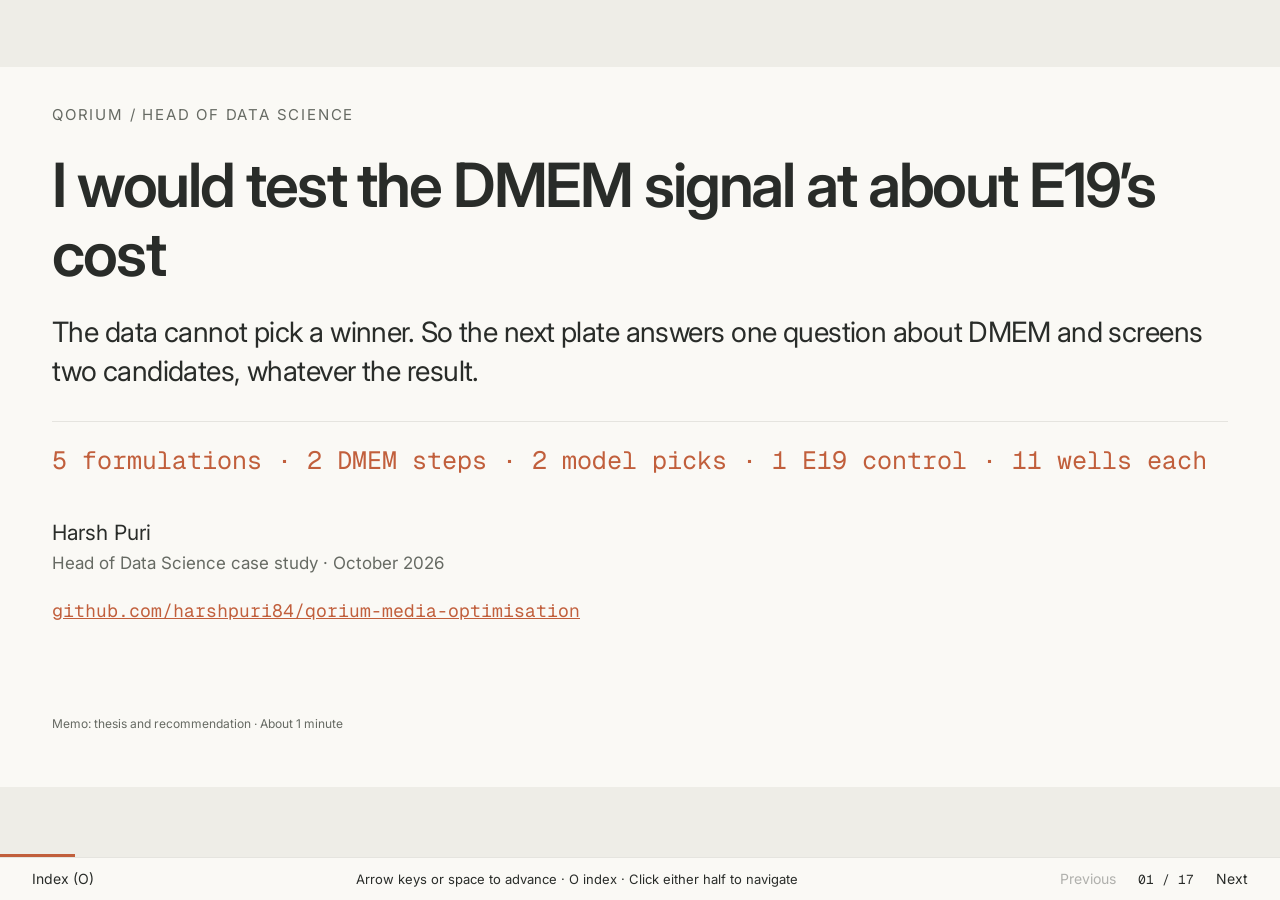
<file: presentation/index.html>
<!doctype html><html lang="en"><head><meta charset="utf-8"><meta name="viewport" content="width=device-width,initial-scale=1"><meta name="color-scheme" content="light"><title>Qorium · Next media batch</title><link rel="preconnect" href="https://fonts.googleapis.com"><link rel="preconnect" href="https://fonts.gstatic.com" crossorigin><link href="https://fonts.googleapis.com/css2?family=Geist+Mono:wght@400;500&family=Inter:wght@400;500;600&display=swap" rel="stylesheet"><style>
:root{--bg:#FAF9F5;--surface:#fff;--line:#E5E4DF;--fg:#292C29;--muted:#666A63;--accent:#C15F3C;--accent-soft:#f3e2d9;--sunk:#f1f0eb;--s1:#BA886C;--s2:#C15F3C;--s3:#869781;--s4:#8296A0;--anchor:#383F3C;--r0:#B8BAB3;--r1:#87998D;--r2:#82949F;--r3:#C15F3C;--scale:1}
*{box-sizing:border-box}body{margin:0;background:#eeede7;color:var(--fg);font-family:Inter,Arial,sans-serif;font-size:24px;line-height:1.4;overflow:hidden}button,input{font:inherit}button{color:inherit;cursor:pointer}button:focus-visible,input:focus-visible,[tabindex]:focus-visible{outline:3px solid var(--accent);outline-offset:4px}button:disabled{opacity:.35;cursor:default}.mono,td:not(:first-child),svg text{font-family:'Geist Mono',ui-monospace,monospace;font-variant-numeric:tabular-nums}.accent{color:var(--accent)}.muted{color:var(--muted)}
#stage{position:absolute;left:50%;top:50%;width:1280px;height:720px;transform:translate(-50%,-50%) scale(var(--scale));background:var(--bg)}.slide{display:none;width:100%;height:100%;padding:37px 52px 54px}.slide.active{display:flex;flex-direction:column}header{flex:none}.eyebrow{font-size:15px;text-transform:uppercase;letter-spacing:.12em;color:var(--muted);margin:0 0 13px}h1{font-size:41px;line-height:1.13;letter-spacing:-.035em;font-weight:600;margin:0 0 27px;max-width:1140px}h2{font-size:25px;line-height:1.22;font-weight:600;margin:0 0 12px}p{margin:0 0 21px}.content{flex:1;min-height:0;overflow:auto}footer{flex:none;font-size:12px;color:var(--muted);margin-top:auto;padding-top:10px}b{font-weight:600}.lead{font-size:32px;line-height:1.4;letter-spacing:-.02em}.intro{font-size:27px;margin-bottom:12px}.small{font-size:17px;line-height:1.4;color:var(--muted);margin-bottom:10px}.two{display:grid;grid-template-columns:1fr 1fr;gap:54px}.compact{gap:42px}.compact p{font-size:23px}.callout{border-left:4px solid var(--accent);padding:16px 22px;background:var(--surface);font-size:23px;margin-top:18px}.rules p{padding:10px 0;margin:0;border-bottom:1px solid var(--line)}.rules b{font-size:31px;margin-right:12px}.cover h1{font-size:61px;max-width:1120px;margin-top:26px;margin-bottom:24px}.cover .lead{font-size:28px}.thesis{border-top:1px solid var(--line);padding-top:22px;margin-top:30px;display:flex;gap:38px;align-items:center}.thesis>.mono{font-size:36px;color:var(--accent)}.thesis p{margin:0;font-size:24px}.byline{font-size:21px;margin-top:40px}.byline .muted{font-size:17px}.legend{display:flex;justify-content:space-between;font-size:20px;margin-bottom:5px}svg{display:block;width:100%;overflow:visible}svg text{font-size:17px;fill:var(--muted)}svg text.ink{fill:var(--fg)}#dmemChart{height:315px;margin:3px 0 16px}#forwardChart{height:238px;margin-bottom:14px}.primerline{margin-top:22px;font-size:21px;color:var(--fg);max-width:1100px}.recommend{display:grid;grid-template-columns:2fr 1fr;gap:24px}table{border-collapse:collapse;width:100%;font-size:22px;line-height:1.2;background:#fff}th{font-size:16px;text-align:left;font-weight:500;padding:10px 10px;border-bottom:1px solid var(--line);vertical-align:bottom}td{padding:7px 10px;border-bottom:1px solid var(--line)}td:first-child{min-width:198px}td small{font-family:'Geist Mono',monospace;display:block;font-size:16px;color:var(--muted);margin-top:3px}td .interval{display:block;font-size:16px;color:var(--muted)}tbody tr{cursor:pointer}tbody tr.selected{background:var(--accent-soft)}tbody tr:hover{background:#f4f1e9}.recommend+.small{margin-top:14px}.map-wrap{align-self:center}#mapChart{height:305px}.map-wrap .small{font-size:16px;margin-top:14px}.step-numbers{display:flex;justify-content:space-between;font-size:46px;color:var(--accent);margin:25px 0}.step-numbers span{color:var(--fg)}.contrast{border-top:2px solid var(--accent);padding-top:16px}.slot-questions p{padding:18px 0;border-bottom:1px solid var(--line)}.plate-grid{display:grid;grid-template-columns:720px 1fr;gap:42px}#plateChart{height:375px}.chips{display:flex;gap:8px;flex-wrap:wrap;margin:12px 0}.chips button{font-size:17px;background:#fff;border:1px solid var(--line);padding:7px 12px;border-radius:4px}.chips button.on{background:var(--fg);color:white}.stat{display:flex;gap:22px;align-items:center;margin:12px 0 22px}.stat strong{font-size:80px;line-height:1;color:var(--accent)}.stat p{font-size:22px;margin:0}.decision-list{display:grid;gap:15px}.decision{display:flex;gap:27px;padding:12px 0;border-bottom:1px solid var(--line)}.decision>span{font-size:28px;color:var(--accent)}.decision h2{margin-bottom:6px}.decision p{font-size:22px;margin:0}.reveal{visibility:hidden}.reveal.shown{visibility:visible}.screen-top{display:grid;grid-template-columns:1.4fr 1fr;gap:40px}.screen-top p{font-size:23px}.screen-top label{font-size:22px}output{float:right;color:var(--accent)}input[type=range]{width:100%;accent-color:var(--accent);cursor:ew-resize;margin-top:15px}.slide:has(#passChart) .content{display:flex;flex-direction:column}.slide:has(#passChart) .content>:not(#passChart){flex:none}#passChart{height:280px;min-height:180px;flex:1 1 280px}#passRead{display:flex;justify-content:space-between;gap:20px;font-size:21px;margin-top:15px;margin-bottom:12px}#passRead strong{display:block;font:32px 'Geist Mono',monospace;color:var(--accent)}.uncertainty{grid-template-columns:.8fr 1.2fr;gap:36px}.uncertainty p{font-size:22px}.uncertainty .small{font-size:18px}#simChart{height:285px}.uncertainty p{margin-bottom:14px}.scenarios{display:grid;grid-template-columns:1fr 1fr;gap:22px 50px}.scenarios>div{border-top:1px solid var(--line);padding-top:17px}.scenarios h2{font-size:25px}.scenarios p{font-size:23px;margin-bottom:0}.phases{display:grid;grid-template-columns:1fr 1.5fr;gap:35px;border-top:1px solid var(--line);padding-top:18px;margin-top:12px}.phases p{font-size:22px}.ai-process{display:grid;grid-template-columns:1fr 1fr 1fr;gap:34px}.ai-process>div{border-top:2px solid var(--line);padding-top:20px}.ai-process p{font-size:24px}.ai-process .eyebrow{font-size:15px}.ai-process h2{font-size:29px;margin-bottom:24px}.close-questions p{font-size:29px;padding:9px 0;margin:0;border-bottom:1px solid var(--line)}.closing{font-size:29px;color:var(--accent);max-width:1020px;margin-top:31px;line-height:1.35}
#controls{position:fixed;bottom:0;left:0;right:0;height:43px;display:flex;align-items:center;justify-content:space-between;padding:0 20px;background:var(--bg);border-top:1px solid var(--line);font-size:13px;z-index:5}#controls button{border:0;background:none;padding:8px 12px;font-size:14px}#counter{font-family:'Geist Mono',monospace;margin:0 10px}#progress{position:fixed;bottom:43px;left:0;height:3px;background:var(--accent);width:0;z-index:6}#notesPanel{position:fixed;bottom:46px;left:0;right:0;max-height:38vh;overflow:auto;background:var(--surface);border-top:1px solid var(--line);padding:20px max(24px,calc((100vw - 1100px)/2));font-size:19px;z-index:9;box-shadow:0 -10px 35px #292c2912}#notesPanel h2{font-size:17px;color:var(--accent)}#notesPanel p{margin-bottom:14px}#overview{position:fixed;inset:0;z-index:20;background:#faf9f5f8;padding:38px;overflow:auto}#overview[hidden],#notesPanel[hidden],#explainPanel[hidden]{display:none}#overview header{display:flex;justify-content:space-between;align-items:center}#overview header button{padding:10px 18px;border:1px solid var(--line);background:white;font-size:18px}#indexGrid{display:grid;grid-template-columns:repeat(3,1fr);gap:14px;margin-top:20px}#indexGrid button{text-align:left;min-height:95px;border:1px solid var(--line);padding:17px;background:#fff;font-size:20px;line-height:1.25}#indexGrid button.current{border-color:var(--accent);background:var(--accent-soft)}#indexGrid .mono{display:block;font-size:15px;color:var(--accent);margin-bottom:8px}#tip{position:fixed;z-index:30;opacity:0;pointer-events:none;max-width:340px;background:var(--fg);color:white;padding:12px 16px;border-radius:5px;font-size:17px;line-height:1.4;box-shadow:0 5px 18px #0002}.sr-only{position:absolute;width:1px;height:1px;overflow:hidden;clip-path:inset(50%)}
@media(max-width:700px){body{overflow:auto;background:var(--bg);font-size:22px}#stage{position:relative;left:auto;top:auto;width:100%;height:auto;min-height:calc(100dvh - 46px);transform:none}.slide{height:auto;min-height:calc(100dvh - 46px);padding:25px 20px 85px}.slide.active{display:block}.eyebrow{font-size:12px}h1,.cover h1{font-size:34px;line-height:1.16;margin:15px 0 25px}.lead,.cover .lead{font-size:26px}.two,.recommend,.plate-grid,.screen-top,.uncertainty,.phases,.ai-process,.scenarios{grid-template-columns:1fr;gap:22px}.thesis{display:block}.thesis>.mono{font-size:28px}.thesis p{margin-top:15px}.byline{margin-top:25px}.rules b{font-size:28px}.legend{display:block;font-size:16px}.legend span{display:block}#dmemChart,#forwardChart,#mapChart,#plateChart,#passChart,#simChart{height:auto}.slide:has(#passChart) .content{display:block}#passChart{min-height:250px}.small{font-size:17px}.recommend table,.recommend tbody,.recommend tr,.recommend td{display:block}.recommend thead{display:none}.recommend tr{padding:13px;border-bottom:1px solid var(--line)}.recommend td{border:0;padding:3px 0;font-size:22px}.recommend td:not(:first-child)::before{content:attr(data-label) ': ';font-family:Inter,Arial,sans-serif;font-size:17px;color:var(--muted)}td .interval{display:inline;margin-left:8px}td:first-child{min-width:0}.map-wrap .small{font-size:17px}#passRead{flex-wrap:wrap}.step-numbers{font-size:34px}.decision{gap:13px}.decision p{font-size:22px}.reveal:not(.shown){display:none}.stat{margin:10px 0}footer{font-size:12px;margin-top:30px}.close-questions p{font-size:24px}.closing{font-size:26px}.ai-process h2{font-size:26px}#controls{padding:0 5px}#controls button{padding:8px 6px;font-size:12px}#keyHelp{display:none}#counter{margin:0 3px;font-size:12px}#overview{padding:20px}#overview h2{font-size:24px}#indexGrid{grid-template-columns:1fr}#notesPanel{max-height:55vh;padding:18px;font-size:18px}#tip{max-width:calc(100vw - 24px);font-size:15px}.callout{font-size:22px}.content{min-width:0}}
@media print{body{overflow:visible;background:white}#stage{position:static;width:1280px;height:auto;transform:none}.slide,.slide.active{display:flex;height:720px;break-after:page}.reveal{visibility:visible}#controls,#progress,#overview,#notesPanel,#explainPanel,#tip{display:none!important}}
#explainPanel{position:fixed;bottom:46px;left:0;right:0;max-height:44vh;overflow:auto;background:var(--surface);border-top:1px solid var(--line);padding:20px max(24px,calc((100vw - 1100px)/2));font-size:18px;line-height:1.45;z-index:9;box-shadow:0 -10px 35px #292c2912}#explainPanel[hidden]{display:none}#explainPanel h2{font-size:17px;color:var(--accent)}#explainPanel p{margin-bottom:12px}#explainPanel h4{font-size:15px;font-variant:small-caps;text-transform:lowercase;letter-spacing:.1em;font-weight:600;color:var(--accent);margin:16px 0 6px}#explainPanel dl{display:grid;grid-template-columns:minmax(130px,230px) 1fr;gap:6px 22px;margin:0 0 10px}#explainPanel dt{font-weight:600}#explainPanel dd{margin:0}#explainPanel code{font-family:'Geist Mono',monospace;font-size:16px}a{color:var(--accent)}.repo{font-size:18px;margin:14px 0 0}.thesis>.mono{font-size:25px;line-height:1.35;color:var(--accent)}#picksTable+.small{margin-top:6px}.cards>div{background:#fff;border:1px solid var(--line);border-top:3px solid var(--accent);padding:22px 24px}.cards p{font-size:25px}.acts .num{font-size:60px;line-height:1;color:var(--accent);display:block;margin-bottom:12px}.chartnote{margin-top:-8px;margin-bottom:12px;font-size:16px}.scnote{margin-top:10px;font-size:19px!important;color:var(--fg)}tr.grp td{cursor:default;font-size:14px;letter-spacing:.1em;text-transform:uppercase;color:var(--accent);background:var(--sunk);padding:3px 10px}tbody tr.grp:hover{background:var(--sunk)}.plateline{font-size:22px}.flow{display:grid;grid-template-columns:1fr 1.15fr 1.25fr .9fr;gap:30px}.flow>div{position:relative;background:#fff;border:1px solid var(--line);border-top:3px solid var(--accent);padding:14px 16px 6px}.flow>div:not(:last-child)::after{content:'\2192';position:absolute;right:-26px;top:14px;font-size:24px;color:var(--accent)}.flow h2{font-size:22px;margin-bottom:8px}.flow .code{display:block;font-size:16px;color:var(--accent)}.flow p{font-size:16px;line-height:1.35;margin:2px 0 11px;color:var(--fg)}.flow .out{background:var(--sunk)}.strip{font-size:15px;line-height:1.5;margin:16px 0 0;padding-top:12px;border-top:1px solid var(--line);color:var(--muted)}.callout.first{margin-top:0}.callout.first p{margin:0 0 8px;font-size:22px}.callout.first p:last-child{margin:0}.nohuman{margin:14px 0 16px;font-size:23px;color:var(--accent)}.nohuman+.ai-process h2{font-size:26px;margin-bottom:12px}.nohuman+.ai-process p{font-size:22px}.ai-process.cards p,.ai-process.acts p{font-size:24px}.close-questions .q-lead{font-size:33px;line-height:1.25;letter-spacing:-.02em;font-weight:600}.close-questions p:not(.q-lead){font-size:21px;padding:6px 0}.closing{font-size:23px!important;margin-top:16px!important}.final-line{font-size:31px;line-height:1.28;letter-spacing:-.02em;font-weight:600;margin:20px 0 0;max-width:1100px}@media(max-width:700px){.flow{grid-template-columns:1fr}.flow>div:not(:last-child)::after{content:none}#explainPanel{max-height:60vh;padding:18px;font-size:18px}#explainPanel dl{grid-template-columns:1fr;gap:2px}#explainPanel dd{margin-bottom:8px}.thesis>.mono{font-size:22px}.close-questions .q-lead{font-size:28px}.final-line{font-size:26px}.strip{overflow-wrap:anywhere}.repo{overflow-wrap:anywhere}.cards p,.acts p{font-size:22px}.flow code,.flow .code{overflow-wrap:anywhere}}#notesToggle,#explainToggle{display:none!important}</style></head><body><main id="stage" aria-label="Qorium case study presentation"><section data-id="cover" class="slide cover" aria-label="1. I would test the DMEM signal at about E19’s cost"><header><p class="eyebrow">Qorium / Head of Data Science</p><h1>I would test the DMEM signal at about E19’s cost</h1></header><div class="content"><p class="lead">The data cannot pick a winner. So the next plate answers one question about DMEM and screens two candidates, whatever the result.</p><div class="thesis"><span class="mono">5 formulations · 2 DMEM steps · 2 model picks · 1 E19 control · 11 wells each</span></div><p class="byline">Harsh Puri<br><span class="muted">Head of Data Science case study · October 2026</span></p><p class="repo mono"><a href="https://github.com/harshpuri84/qorium-media-optimisation" target="_blank" rel="noopener">github.com/harshpuri84/qorium-media-optimisation</a></p></div><footer>Memo: thesis and recommendation · About 1 minute</footer><template class="notes"></template><template class="explain" data-for="cover"></template></section><section data-id="primer" class="slide " aria-label="2. This dataset tests the decision method, not a Qorium formulation"><header><p class="eyebrow">Qorium / Head of Data Science</p><h1>This dataset tests the decision method, not a Qorium formulation</h1></header><div class="content"><div class="ai-process cards"><div><p class="eyebrow">Word 1</p><h2>The cells</h2><p>PBMCs: human immune cells from donor blood. A public stand-in for Qorium’s fibroblasts.</p></div><div><p class="eyebrow">Word 2</p><h2>The recipe</h2><p>Four commercial media mixed in percentages that add to 100. E19 is the best so far: <span class="mono">81.0%</span> observed.</p></div><div><p class="eyebrow">Word 3</p><h2>The score</h2><p>Viability: percent of cells alive after <span class="mono">72&nbsp;hours</span>. Repeat readings of one recipe differ by about <span class="mono">9.5&nbsp;points</span>.</p></div></div></div><p class="small primerline">Human immune cells at 72 hours. Qorium grows bovine fibroblasts, animal-free. The experimental logic carries across; the ingredients and the endpoint must be rebuilt.</p><footer>Brief and memo: data · About 0.75 minutes</footer><template class="notes"></template><template class="explain" data-for="primer"></template></section><section data-id="roadmap" class="slide " aria-label="3. The story in three acts"><header><p class="eyebrow">Qorium / Head of Data Science</p><h1>The story in three acts</h1></header><div class="content"><div class="ai-process acts"><div><span class="mono num">1</span><h2>What the data say</h2><p>One signal, tangled with one lab round; a model that cannot rank; noise that makes single readings unreliable.</p></div><div><span class="mono num">2</span><h2>What I would run</h2><p>Two questions and two candidates, 11 wells each, rules fixed before the run.</p></div><div><span class="mono num">3</span><h2>Beyond this plate</h2><p>What changes with the constraints, how it was built, what transfers to Qorium.</p></div></div></div><footer>Three acts · About 0.25 minutes</footer><template class="notes"></template><template class="explain" data-for="roadmap"></template></section><section data-id="objective" class="slide " aria-label="4. I chose a cost ceiling a lab manager can check, not a weighted score"><header><p class="eyebrow">Qorium · Act 1 · What the data say</p><h1>I chose a cost ceiling a lab manager can check, not a weighted score</h1></header><div class="content"><div class="two"><div><p class="lead">Maximise mean PBMC viability at <span class="mono">72&nbsp;h</span>, within a checkable cost ceiling.</p><p>Then add viable-cell recovery against a <span class="mono">t = 0</span> count.</p></div><div class="rules"><p><b class="mono">3 to 5</b> formulations allowed</p><p><b class="mono">24</b> historical formulations</p><p><b class="mono">9.51&nbsp;pts</b> pooled reading SD</p><p>Whole percentages, summing to <b class="mono">100%</b></p></div></div><div class="callout">Same cost as E19 or less. The two designed steps may be up to <span class="mono">1%</span> over.</div></div><footer>Memo: problem, objective and constraints · About 1 minute</footer><template class="notes"></template><template class="explain" data-for="objective"></template></section><section data-id="data" class="slide " aria-label="5. The strongest results cluster near 44% DMEM, but recipe and round are confounded"><header><p class="eyebrow">Qorium · Act 1 · What the data say</p><h1>The strongest results cluster near 44% DMEM, but recipe and round are confounded</h1></header><div class="content"><div class="chart-wide"><div class="legend"><span>24 formulations · 4 media · 103 readings</span><span class="accent">Round 3 highlighted</span></div><svg id="dmemChart" role="img" aria-label="Viability versus DMEM share, coloured by round"></svg></div><div class="two compact"><p>All six round-3 formulations: <span class="mono">44 to 45%</span> DMEM, <span class="mono">67 to 81%</span> viability.</p><p>Recipe and lab day are confounded. E19’s <span class="mono">80.2%</span> re-run partly answers this, if it was a separate run.</p></div></div><footer>Memo: what the data says · Review page: experiments and DMEM chart · About 1.5 minutes</footer><template class="notes"></template><template class="explain" data-for="data"></template></section><section data-id="models" class="slide " aria-label="6. No model beat the plain average, so the model proposes and the plate decides"><header><p class="eyebrow">Qorium · Act 1 · What the data say</p><h1>No model beat the plain average, so the model proposes and the plate decides</h1></header><div class="content"><p class="intro">Every model under-predicted round 3 by <span class="mono accent">22 to 29&nbsp;points</span>.</p><svg id="forwardChart" role="img" aria-label="Predicted and observed round 3 means for all compared models"></svg><p class="small chartnote">Compared: plain mean, Gaussian process, random forest, Scheffe mixture model. Random picks are the search baseline in the simulation.</p><div class="two compact"><p><b>No model beats the plain mean</b><br>on predictive density across all 24 formulations.</p><p><b>Why keep a GP?</b><br>It gives uncertainty and supports conditioning on pending picks.</p></div></div><footer>Memo: models and why a GP · Review page: forward test · About 1.5 minutes</footer><template class="notes"></template><template class="explain" data-for="models"></template></section><section data-id="simulation" class="slide " aria-label="7. Noise makes single-reading selection unreliable, so I replicate"><header><p class="eyebrow">Qorium · Act 1 · What the data say</p><h1>Noise makes single-reading selection unreliable, so I replicate</h1></header><div class="content"><div class="two uncertainty"><div><p><b>Reading noise</b><br>GP mean-noise SD <span class="mono">11.83</span>, versus reading SEM <span class="mono">4.97</span>.</p><p><b>Model and price choices</b><br><span class="mono">19</span> reruns. Median movement: slot 3 <span class="mono">16%</span>, slot 4 <span class="mono">6%</span> of volume.</p><p><b>Batch shifts</b><br>Same-plate E19, then independent preparation repeats.</p></div><div><p class="small">Simulation: finalist shortfall at fitted noise<br>Points below the best. Lower is better.</p><svg id="simChart" role="img" aria-label="Simulation finalist shortfall for five policies on two synthetic truths"></svg></div></div><div class="callout">At fitted noise, finalists sat <span class="mono">4.7 to 7.9&nbsp;points</span> below the best. The simulation did not test this plate’s remedy.</div></div><footer>Memo: how sure we are · Review page: simulation data · About 1 minute</footer><template class="notes"></template><template class="explain" data-for="simulation"></template></section><section data-id="slots" class="slide " aria-label="8. Each slot asks a different question"><header><p class="eyebrow">Qorium · Act 2 · What I would run</p><h1>Each slot asks a different question</h1></header><div class="content"><div class="two"><div class="contrast"><p class="eyebrow">Slots 1 and 2</p><div class="step-numbers mono">40% <span>44.6%</span> 50%</div><h2>Does curvature hold along E19’s path?</h2><p>Keep the other media in approximately E19’s ratios. FBS changes little: <span class="mono">6.2 to 6.8%</span>.</p></div><div class="slot-questions"><p><b>Slot 3 · Cheaper alternative</b><br>Can RPMI-10 replace both serum-free media? FBS rises to <span class="mono">9.9%</span>.</p><p><b>Slot 4 · Expected improvement</b><br>Can X-VIVO 15 replace some AR5?<br>AR5 remains at <span class="mono">7%</span>.</p></div></div><div class="callout">DMEM is a proxy for glucose, calcium, pH and osmolality. This design cannot separate them. I would record pH and osmolality.</div></div><footer>Memo: why these four · About 1 minute</footer><template class="notes"></template><template class="explain" data-for="slots"></template></section><section data-id="recommendation" class="slide " aria-label="9. I recommend five formulations"><header><p class="eyebrow">Qorium · Act 2 · What I would run</p><h1>I recommend five formulations</h1></header><div class="content"><div class="recommend"><div><table id="picksTable"><thead><tr><th>Slot / role</th><th>EUR/L</th><th>Estimate<br><span class="muted">80% predictive interval</span></th><th>P(above<br>E19)</th></tr></thead><tbody></tbody></table><p class="small">Composition order: DMEM / RPMI-10 / X-VIVO 15 / AR5 (%)</p></div><div class="map-wrap"><svg id="mapChart" role="img" aria-label="Recommended formulations against historical formulations"></svg><p class="small">Stars: proposed slots. Ring: E19.<br>Dots: historical formulations, lighter means higher viability.</p></div></div></div><footer>Memo: recommendation table and cost · Review page: batch map · About 2 minutes</footer><template class="notes"></template><template class="explain" data-for="recommendation"></template></section><section data-id="plate" class="slide " aria-label="10. The plate measures comparisons within one preparation"><header><p class="eyebrow">Qorium · Act 2 · What I would run</p><h1>The plate measures comparisons within one preparation</h1></header><div class="content"><div class="plate-grid"><div><svg id="plateChart" role="img" aria-label="Clickable 96-well plate with randomized formulation wells and controls"></svg><div id="plateBtns" class="chips" aria-label="Highlight a formulation"></div></div><div><div class="stat"><strong class="mono">11</strong><p>wells per formulation</p></div><p class="plateline">one donor, one thaw · validity checked before reading</p><p class="small">Every well is logged with plate, donor, cell prep, medium prep, pH, osmolality and counts (<span class="mono">outputs/results_template.csv</span>, <span class="mono">docs/SCHEMA.md</span>).</p><p class="small" id="wellRead" aria-live="polite">Select a well or formulation. B = blank. K = heat-killed. Empty interior well = unused.</p></div></div></div><footer>Memo: from plate to decision · Lab plan: next PBMC plate · Review page: exact plate layout · About 1 minute</footer><template class="notes"></template><template class="explain" data-for="plate"></template></section><section data-id="decision" class="slide " aria-label="11. I would fix the decision rules before the run"><header><p class="eyebrow">Qorium · Act 2 · What I would run</p><h1>I would fix the decision rules before the run</h1></header><div class="content"><div class="decision-list"><div class="decision"><span class="mono">01</span><div><h2>Check plate validity</h2><p>The assay owner checks blanks, dead-cell gate, missing wells and spread. Repeat an invalid plate.</p></div></div><div class="decision reveal"><span class="mono">02</span><div><h2>Read the DMEM contrast</h2><p>E19 minus the interpolated mean of the 40% and 50% steps. Predicted <span class="mono">5.6&nbsp;pts</span>, SE about <span class="mono">3.5</span>, power about <span class="mono">48%</span>. Inconclusive allowed.</p></div></div><div class="decision reveal"><span class="mono">03</span><div><h2>Screen slots 3 and 4</h2><p>Mean no more than <span class="mono">5&nbsp;points</span> below the same-plate E19, at equal or lower cost. A pass means “not excluded”.</p></div></div><div class="decision reveal"><span class="mono">04</span><div><h2>Confirm, then decide</h2><p>Independent preparations and days. One-sided <span class="mono">95%</span> lower bound above <span class="mono">−5&nbsp;points</span>, plus cost and quality.</p></div></div></div></div><footer>Memo: four decision steps · Next advances one step · About 1.75 minutes</footer><template class="notes"></template><template class="explain" data-for="decision"></template></section><section data-id="scenarios" class="slide " aria-label="12. The strategy changes with the experimental constraints"><header><p class="eyebrow">Qorium · Act 3 · Beyond this plate</p><h1>The strategy changes with the experimental constraints</h1></header><div class="content"><div class="scenarios"><div><h2>Only 10 to 20 experiments</h2><p>More space-filling picks, simpler kernels with priors, wider intervals.</p><p class="small scnote">Six random points left this model confidently wrong: round-1 interval coverage <span class="mono">17%</span>.</p></div><div><h2>Cheap, noisy assays</h2><p>Screen widely after paired calibration on the same cultures.</p></div><div><h2>Expensive, reliable assays</h2><p>Use for finalists, E19 controls and a spread of formulations.</p></div><div><h2>Incomplete costs</h2><p>Use a price-scenario grid. Get the missing quote that changes selection most.</p></div><div><h2>Categorical or constrained</h2><p>One GP per category or a mixed kernel. Enforce limits in candidate generation.</p></div><div><h2>Parallel batches</h2><p>Condition on pending picks, enforce spacing, re-run E19 every batch.</p></div></div></div><footer>Memo: how the strategy changes · Brief: six required scenarios · About 1.5 minutes</footer><template class="notes"></template><template class="explain" data-for="scenarios"></template></section><section data-id="pipeline" class="slide " aria-label="13. One command rebuilds every number from public data"><header><p class="eyebrow">Qorium · Act 3 · Beyond this plate</p><h1>One command rebuilds every number from public data</h1></header><div class="content"><div class="flow"><div><h2>Input</h2><span class="mono code">fetch_data.py</span><p>public Narayanan 2025 PBMC workbook, checksummed, never overwritten</p><span class="mono code">build_costs.py</span><p>catalogue prices to EUR per litre of prepared medium, plus 9 FBS and AR5 price scenarios</p></div><div><h2>Processing</h2><span class="mono code">prepare_data.py</span><p>24 formulations, 103 readings, fractions that sum to one, quality issues logged</p><span class="mono code">explore_data.py</span><p>descriptive analysis, no models</p><span class="mono code">design_space.py</span><p>cost rule and feasible candidates at 1% resolution</p></div><div><h2>Analysis</h2><span class="mono code">check_gp.py</span><p>maths checks</p><span class="mono code">compare_models.py</span><p>leave-one-out, forward test, policy simulation</p><span class="mono code">select_batch.py</span><p>batch, 19 sensitivity reruns, plate layout</p><span class="mono code">memo_figures.py</span><p>figures</p></div><div class="out"><h2>Output</h2><span class="mono code">outputs/next_experiments.csv</span><p>plate layout, recipe manifest, per-well results template</p></div></div><p class="strip mono">./run_all.sh · seed 20261002 · fresh clone matched committed outputs byte for byte in 4 to 5 minutes · <a href="https://github.com/harshpuri84/qorium-media-optimisation" target="_blank" rel="noopener">github.com/harshpuri84/qorium-media-optimisation</a></p></div><footer>README: reproduce everything · About 0.75 minutes</footer><template class="notes"></template><template class="explain" data-for="pipeline"></template></section><section data-id="ai" class="slide " aria-label="14. AI did the heavy lifting; I made the calls"><header><p class="eyebrow">Qorium · Act 3 · Beyond this plate</p><h1>AI did the heavy lifting; I made the calls</h1></header><div class="content"><div class="callout first"><p><b>I chose:</b> cost as a constraint · two designed steps over a near-duplicate pick · 11 wells each from the spare plate capacity · inconclusive allowed.</p><p><b>I rejected:</b> E10/E14 re-runs · a switch to UCB · my own E14 “failed run” claim.</p></div><p class="nohuman"><b>AI produced the implementation and competing critiques. I own the recommendation and its limits; biological feasibility still needs laboratory review.</b></p><div class="ai-process"><div><p class="eyebrow">Draft and build</p><h2>I used AI for code and drafts</h2><p>I framed the decision and checked the recommendation against the brief.</p></div><div><p class="eyebrow">Challenge</p><h2>Other AI models attacked it</h2><p>Statistician, cell biologist and editor roles. I decided what to accept.</p></div><div><p class="eyebrow">My decisions</p><h2>I changed the batch and the claims</h2><p>Designed steps replaced redundant model picks. More replication. Inconclusive allowed.</p></div></div></div><footer>Walkthrough: AI use · Decisions: adversarial reviews and final corrections · About 1 minute</footer><template class="notes"></template><template class="explain" data-for="ai"></template></section><section data-id="qorium" class="slide " aria-label="15. The method transfers to Qorium; the formulations do not"><header><p class="eyebrow">Qorium · Act 3 · Beyond this plate</p><h1>The method transfers to Qorium; the formulations do not</h1></header><div class="content"><div class="two"><div><p class="eyebrow">What I would carry over</p><h2>Designed contrasts and a concurrent control</h2><p>Replicated wells. Validity rules set before the run. Screen, then confirm.</p><p>Current production medium becomes the control.</p></div><div><p class="eyebrow">What I would rebuild</p><h2>Animal-free bovine skin fibroblast media</h2><p>Approved ingredients, attachment substrates and dissociation enzymes.</p><p>Bounded component concentrations, new endpoints and noise models.</p></div></div><div class="phases"><div><b>Expansion</b><p>Doublings per day</p></div><div><b>Matrix production</b><p>Deposited collagen per area, with ascorbate over <span class="mono">2 to 4&nbsp;weeks</span></p></div></div><p class="small">Serum-free growth of bovine skin fibroblasts is an expectation to test. The business measure becomes cost per gram of acceptable collagen.</p></div><footer>Memo: Qorium, risks and validation · Lab plan: Qorium version · About 2 minutes</footer><template class="notes"></template><template class="explain" data-for="qorium"></template></section><section data-id="close" class="slide " aria-label="16. I would agree the endpoint before the next plate"><header><p class="eyebrow">Qorium · Act 3 · Beyond this plate</p><h1>I would agree the endpoint before the next plate</h1></header><div class="content"><div class="close-questions"><p class="q-lead">Which endpoint decides a medium change, and what loss is acceptable for what saving?</p><p>Which ingredients and quality limits are fixed?</p><p>How do plate results transfer to the bioreactor?</p><p>How much cell-batch variation do you see and record?</p></div><div class="closing">This batch succeeds if it reads the contrast and decides whether slot 3 or 4 goes to confirmation.</div><p class="final-line">The deliverable is a defensible next experiment, with agreed rules for advancing, stopping or calling the result inconclusive.</p><p class="repo mono"><a href="https://github.com/harshpuri84/qorium-media-optimisation" target="_blank" rel="noopener">github.com/harshpuri84/qorium-media-optimisation</a></p></div><footer>Memo: validation · Lab plan: questions for the CSO · About 1 minute</footer><template class="notes"></template><template class="explain" data-for="close"></template></section><section data-id="screen" class="slide " aria-label="17. A screen pass means “not excluded”"><header><p class="eyebrow">Backup</p><h1>A screen pass means “not excluded”</h1></header><div class="content"><div class="screen-top"><p>Slots 3 and 4: observed mean at least <span class="mono">E19 − 5&nbsp;points</span>, with acceptable cost.</p><label for="nWells">Wells per arm <output id="wellCount" class="mono">11</output><input id="nWells" type="range" min="2" max="16" value="11" step="1"></label></div><svg id="passChart" role="img" aria-label="Screen pass probability versus true difference from E19"></svg><div id="passRead" class="callout" aria-live="polite"></div><p class="small">Assumes independent wells and historical SD <span class="mono">9.51</span>. Dashed curve: 4 wells. Slider values above 11 illustrate precision, beyond this plate’s allocation. Pass probabilities use a normal approximation.</p></div><footer>Memo: screen statistics · Review page: pass-probability calculation · Backup for questions</footer><template class="notes"></template><template class="explain" data-for="screen"></template></section></main><div id="progress" aria-hidden="true"></div><nav id="controls" aria-label="Presentation controls"><div><button id="indexToggle" aria-expanded="false" aria-controls="overview">Index (O)</button><button id="notesToggle" aria-expanded="false" aria-controls="notesPanel">Notes (N)</button><button id="explainToggle" aria-expanded="false" aria-controls="explainPanel">Explain (E)</button></div><span id="keyHelp">Arrow keys or space to advance · O index · Click either half to navigate</span><div><button id="prev" aria-label="Previous slide or step">Previous</button><span id="counter">01 / 17</span><button id="next" aria-label="Next slide or step">Next</button></div></nav><aside id="notesPanel" hidden aria-label="Speaker notes"><h2>Speaker notes</h2><div id="notesText"></div></aside><aside id="explainPanel" hidden aria-label="Explain this slide"><h2>Explain</h2><div id="explainText"></div></aside><div id="overview" role="dialog" aria-modal="true" aria-labelledby="indexTitle" hidden><header><h2 id="indexTitle">Slide index</h2><button id="closeIndex">Close (Esc)</button></header><div id="indexGrid"></div></div><div id="tip" role="tooltip"></div><div id="announce" class="sr-only" aria-live="polite"></div><script>
// Source precedence: reports/memo.md. Embedded data and SVG calculations adapted from docs/domain_primer.html.
const D = {"experiments":[{"id":"E01","round":0,"f":[0.0027,0.3851,0.1761,0.4362],"v":60.58,"sd":9.4,"n":5,"cost":176.17},{"id":"E02","round":0,"f":[0.0511,0.233,0.3804,0.3355],"v":6.54,"sd":1.48,"n":4,"cost":178.07},{"id":"E03","round":0,"f":[0.1712,0.1988,0.0005,0.6295],"v":40.4,"sd":12.74,"n":5,"cost":178.49},{"id":"E04","round":0,"f":[0.0807,0.0011,0.5216,0.3966],"v":40.27,"sd":3.4,"n":5,"cost":180.98},{"id":"E05","round":0,"f":[0.545,0.193,0.0075,0.2544],"v":41.73,"sd":11.31,"n":5,"cost":178.52},{"id":"E06","round":0,"f":[0.0011,0.6779,0.2103,0.1107],"v":50.38,"sd":6.55,"n":5,"cost":172.49},{"id":"E07","round":1,"f":[0.2913,0.3183,0.3383,0.0521],"v":48.03,"sd":12.71,"n":3,"cost":176.97},{"id":"E08","round":1,"f":[0.3293,0.2813,0.0841,0.3053],"v":48.64,"sd":3.95,"n":3,"cost":177.43},{"id":"E09","round":1,"f":[0.6046,0.1982,0.1431,0.0541],"v":46.9,"sd":12.91,"n":5,"cost":178.45},{"id":"E10","round":1,"f":[0.244,0.393,0.002,0.361],"v":48.15,"sd":5.56,"n":5,"cost":176.04},{"id":"E11","round":1,"f":[0.091,0.262,0.381,0.266],"v":44.12,"sd":6.4,"n":4,"cost":177.7},{"id":"E12","round":1,"f":[0.445,0.356,0.001,0.198],"v":68.05,"sd":11.14,"n":5,"cost":176.48},{"id":"E13","round":2,"f":[0.208,0.222,0.38,0.19],"v":45.42,"sd":6.64,"n":4,"cost":178.19},{"id":"E14","round":2,"f":[0.266,0.368,0.001,0.365],"v":7.52,"sd":2.7,"n":4,"cost":176.35},{"id":"E15","round":2,"f":[0.4895,0.3904,0.001,0.1191],"v":55.32,"sd":5.14,"n":5,"cost":176.05},{"id":"E16","round":2,"f":[0.7728,0.1502,0.042,0.035],"v":46.15,"sd":7.71,"n":4,"cost":179.03},{"id":"E17","round":2,"f":[0.771,0.009,0.017,0.203],"v":42.88,"sd":6.28,"n":4,"cost":180.8},{"id":"E18","round":2,"f":[0.774,0.112,0.094,0.02],"v":56.46,"sd":14.48,"n":4,"cost":179.51},{"id":"E19","round":3,"f":[0.4466,0.2008,0.1958,0.1568],"v":81.0,"sd":8.09,"n":5,"cost":178.43},{"id":"E20","round":3,"f":[0.443,0.181,0.175,0.201],"v":76.5,"sd":14.85,"n":2,"cost":178.68},{"id":"E21","round":3,"f":[0.445,0.0,0.0,0.555],"v":71.25,"sd":13.23,"n":4,"cost":180.95},{"id":"E22","round":3,"f":[0.444,0.328,0.001,0.227],"v":67.4,"sd":9.63,"n":5,"cost":176.83},{"id":"E23","round":3,"f":[0.4494,0.2122,0.1762,0.1622],"v":71.5,"sd":17.02,"n":4,"cost":178.29},{"id":"E24","round":3,"f":[0.4396,0.2747,0.1319,0.1538],"v":68.25,"sd":8.42,"n":4,"cost":177.5}],"picks":[{"slot":1,"role":"DMEM titration, 40%","selection_rule":"E19's RPMI-10 : X-VIVO 15 : AR5 ratios with DMEM at 40%","dmem_pct":40,"rpmi_10_pct":22,"xvivo_pct":21,"ar5_pct":17,"dmem_ml_per_100ml":40.0,"rpmi_10_ml_per_100ml":22.0,"xvivo_ml_per_100ml":21.0,"ar5_ml_per_100ml":17.0,"cost_eur_per_litre_base":178.19,"cost_eur_per_litre_min":136.53,"cost_eur_per_litre_max":251.24,"within_ceiling_scenarios":"3/9","predicted_viability_pct":66.3,"latent_sd_pct_points":7.3,"measured_mean_80pct_low":48.4,"measured_mean_80pct_high":84.1,"prob_true_viability_above_e19":0.26,"predicted_gp_sem_noise":80.4,"predicted_gp_ls_floor_0.05":64.0,"predicted_gp_ls_floor_0.2":61.5,"predicted_gp_ls_upper_3":66.2,"predicted_gp_noise_s2_over_n":66.1,"predicted_gp_3coord_without_dmem":62.5,"predicted_gp_3coord_without_xvivo":64.4,"predicted_gp_without_e02":67.4,"predicted_gp_without_e14":80.0,"nearest_historical":"PBMC-E19","nearest_gap_pct":4.7,"nearest_observed_viability_pct":81.0,"reruns_unchanged":"19/19","median_shift_pct_across_reruns":0.0,"max_shift_pct_across_reruns":0.0},{"slot":2,"role":"DMEM titration, 50%","selection_rule":"E19's RPMI-10 : X-VIVO 15 : AR5 ratios with DMEM at 50%","dmem_pct":50,"rpmi_10_pct":18,"xvivo_pct":18,"ar5_pct":14,"dmem_ml_per_100ml":50.0,"rpmi_10_ml_per_100ml":18.0,"xvivo_ml_per_100ml":18.0,"ar5_ml_per_100ml":14.0,"cost_eur_per_litre_base":178.69,"cost_eur_per_litre_min":132.99,"cost_eur_per_litre_max":250.23,"within_ceiling_scenarios":"6/9","predicted_viability_pct":62.5,"latent_sd_pct_points":7.4,"measured_mean_80pct_low":44.6,"measured_mean_80pct_high":80.4,"prob_true_viability_above_e19":0.12,"predicted_gp_sem_noise":61.8,"predicted_gp_ls_floor_0.05":56.2,"predicted_gp_ls_floor_0.2":62.0,"predicted_gp_ls_upper_3":62.4,"predicted_gp_noise_s2_over_n":62.3,"predicted_gp_3coord_without_dmem":61.4,"predicted_gp_3coord_without_xvivo":59.4,"predicted_gp_without_e02":60.3,"predicted_gp_without_e14":61.1,"nearest_historical":"PBMC-E19","nearest_gap_pct":5.3,"nearest_observed_viability_pct":81.0,"reruns_unchanged":"19/19","median_shift_pct_across_reruns":0.0,"max_shift_pct_across_reruns":0.0},{"slot":3,"role":"Cheaper alternative","selection_rule":"highest posterior mean at least 2.5% below E19 cost","dmem_pct":43,"rpmi_10_pct":56,"xvivo_pct":1,"ar5_pct":0,"dmem_ml_per_100ml":43.0,"rpmi_10_ml_per_100ml":56.0,"xvivo_ml_per_100ml":1.0,"ar5_ml_per_100ml":0.0,"cost_eur_per_litre_base":173.92,"cost_eur_per_litre_min":107.4,"cost_eur_per_litre_max":240.45,"within_ceiling_scenarios":"7/9","predicted_viability_pct":65.9,"latent_sd_pct_points":5.5,"measured_mean_80pct_low":49.2,"measured_mean_80pct_high":82.6,"prob_true_viability_above_e19":0.27,"predicted_gp_sem_noise":51.9,"predicted_gp_ls_floor_0.05":67.9,"predicted_gp_ls_floor_0.2":63.5,"predicted_gp_ls_upper_3":65.5,"predicted_gp_noise_s2_over_n":65.9,"predicted_gp_3coord_without_dmem":50.1,"predicted_gp_3coord_without_xvivo":67.5,"predicted_gp_without_e02":68.2,"predicted_gp_without_e14":68.5,"nearest_historical":"PBMC-E15","nearest_gap_pct":17.9,"nearest_observed_viability_pct":55.3,"reruns_unchanged":"5/19","median_shift_pct_across_reruns":16.0,"max_shift_pct_across_reruns":46.0},{"slot":4,"role":"Expected improvement","selection_rule":"highest expected improvement over the incumbent posterior mean, earlier slots pending","dmem_pct":44,"rpmi_10_pct":21,"xvivo_pct":28,"ar5_pct":7,"dmem_ml_per_100ml":44.0,"rpmi_10_ml_per_100ml":21.0,"xvivo_ml_per_100ml":28.0,"ar5_ml_per_100ml":7.0,"cost_eur_per_litre_base":178.32,"cost_eur_per_litre_min":134.64,"cost_eur_per_litre_max":234.92,"within_ceiling_scenarios":"8/9","predicted_viability_pct":69.1,"latent_sd_pct_points":7.2,"measured_mean_80pct_low":51.3,"measured_mean_80pct_high":86.8,"prob_true_viability_above_e19":0.39,"predicted_gp_sem_noise":79.5,"predicted_gp_ls_floor_0.05":71.4,"predicted_gp_ls_floor_0.2":63.9,"predicted_gp_ls_upper_3":69.0,"predicted_gp_noise_s2_over_n":68.9,"predicted_gp_3coord_without_dmem":52.6,"predicted_gp_3coord_without_xvivo":67.7,"predicted_gp_without_e02":71.1,"predicted_gp_without_e14":87.0,"nearest_historical":"PBMC-E19","nearest_gap_pct":9.3,"nearest_observed_viability_pct":81.0,"reruns_unchanged":"2/19","median_shift_pct_across_reruns":6.0,"max_shift_pct_across_reruns":72.0}],"layout":[{"well":"A1","well_type":"PBS edge","position":"edge","role":"PBS against evaporation","replicate":""},{"well":"A2","well_type":"PBS edge","position":"edge","role":"PBS against evaporation","replicate":""},{"well":"A3","well_type":"PBS edge","position":"edge","role":"PBS against evaporation","replicate":""},{"well":"A4","well_type":"PBS edge","position":"edge","role":"PBS against evaporation","replicate":""},{"well":"A5","well_type":"PBS edge","position":"edge","role":"PBS against evaporation","replicate":""},{"well":"A6","well_type":"PBS edge","position":"edge","role":"PBS against evaporation","replicate":""},{"well":"A7","well_type":"PBS edge","position":"edge","role":"PBS against evaporation","replicate":""},{"well":"A8","well_type":"PBS edge","position":"edge","role":"PBS against evaporation","replicate":""},{"well":"A9","well_type":"PBS edge","position":"edge","role":"PBS against evaporation","replicate":""},{"well":"A10","well_type":"PBS edge","position":"edge","role":"PBS against evaporation","replicate":""},{"well":"A11","well_type":"PBS edge","position":"edge","role":"PBS against evaporation","replicate":""},{"well":"A12","well_type":"PBS edge","position":"edge","role":"PBS against evaporation","replicate":""},{"well":"B1","well_type":"PBS edge","position":"edge","role":"PBS against evaporation","replicate":""},{"well":"B2","well_type":"formulation","position":"slot 3","role":"Cheaper alternative","replicate":5},{"well":"B3","well_type":"formulation","position":"slot 2","role":"DMEM titration, 50%","replicate":6},{"well":"B4","well_type":"formulation","position":"slot 3","role":"Cheaper alternative","replicate":6},{"well":"B5","well_type":"formulation","position":"slot 1","role":"DMEM titration, 40%","replicate":5},{"well":"B6","well_type":"formulation","position":"slot 1","role":"DMEM titration, 40%","replicate":6},{"well":"B7","well_type":"formulation","position":"slot 4","role":"Expected improvement","replicate":6},{"well":"B8","well_type":"formulation","position":"anchor","role":"PBMC-E19 re-run (historical 81.0%)","replicate":5},{"well":"B9","well_type":"formulation","position":"slot 2","role":"DMEM titration, 50%","replicate":5},{"well":"B10","well_type":"formulation","position":"anchor","role":"PBMC-E19 re-run (historical 81.0%)","replicate":6},{"well":"B11","well_type":"formulation","position":"slot 4","role":"Expected improvement","replicate":5},{"well":"B12","well_type":"PBS edge","position":"edge","role":"PBS against evaporation","replicate":""},{"well":"C1","well_type":"PBS edge","position":"edge","role":"PBS against evaporation","replicate":""},{"well":"C2","well_type":"control","position":"dead-cell control (heat-killed)","role":"dead-cell control (heat-killed)","replicate":""},{"well":"C3","well_type":"control","position":"no-cell blank","role":"no-cell blank","replicate":""},{"well":"C4","well_type":"formulation","position":"slot 4","role":"Expected improvement","replicate":11},{"well":"C5","well_type":"formulation","position":"slot 2","role":"DMEM titration, 50%","replicate":11},{"well":"C6","well_type":"formulation","position":"slot 3","role":"Cheaper alternative","replicate":11},{"well":"C7","well_type":"control","position":"no-cell blank","role":"no-cell blank","replicate":""},{"well":"C8","well_type":"control","position":"dead-cell control (heat-killed)","role":"dead-cell control (heat-killed)","replicate":""},{"well":"C9","well_type":"formulation","position":"slot 1","role":"DMEM titration, 40%","replicate":11},{"well":"C11","well_type":"formulation","position":"anchor","role":"PBMC-E19 re-run (historical 81.0%)","replicate":11},{"well":"C12","well_type":"PBS edge","position":"edge","role":"PBS against evaporation","replicate":""},{"well":"D1","well_type":"PBS edge","position":"edge","role":"PBS against evaporation","replicate":""},{"well":"D2","well_type":"formulation","position":"slot 4","role":"Expected improvement","replicate":2},{"well":"D3","well_type":"formulation","position":"slot 4","role":"Expected improvement","replicate":1},{"well":"D4","well_type":"formulation","position":"slot 2","role":"DMEM titration, 50%","replicate":1},{"well":"D5","well_type":"formulation","position":"anchor","role":"PBMC-E19 re-run (historical 81.0%)","replicate":1},{"well":"D6","well_type":"formulation","position":"slot 3","role":"Cheaper alternative","replicate":1},{"well":"D7","well_type":"formulation","position":"slot 2","role":"DMEM titration, 50%","replicate":2},{"well":"D8","well_type":"formulation","position":"slot 1","role":"DMEM titration, 40%","replicate":1},{"well":"D9","well_type":"formulation","position":"slot 3","role":"Cheaper alternative","replicate":2},{"well":"D10","well_type":"formulation","position":"slot 1","role":"DMEM titration, 40%","replicate":2},{"well":"D11","well_type":"formulation","position":"anchor","role":"PBMC-E19 re-run (historical 81.0%)","replicate":2},{"well":"D12","well_type":"PBS edge","position":"edge","role":"PBS against evaporation","replicate":""},{"well":"E1","well_type":"PBS edge","position":"edge","role":"PBS against evaporation","replicate":""},{"well":"E2","well_type":"formulation","position":"slot 3","role":"Cheaper alternative","replicate":7},{"well":"E3","well_type":"formulation","position":"slot 1","role":"DMEM titration, 40%","replicate":8},{"well":"E4","well_type":"formulation","position":"anchor","role":"PBMC-E19 re-run (historical 81.0%)","replicate":7},{"well":"E5","well_type":"formulation","position":"slot 1","role":"DMEM titration, 40%","replicate":7},{"well":"E6","well_type":"formulation","position":"slot 2","role":"DMEM titration, 50%","replicate":8},{"well":"E7","well_type":"formulation","position":"slot 4","role":"Expected improvement","replicate":8},{"well":"E8","well_type":"formulation","position":"slot 2","role":"DMEM titration, 50%","replicate":7},{"well":"E9","well_type":"formulation","position":"slot 3","role":"Cheaper alternative","replicate":8},{"well":"E10","well_type":"formulation","position":"anchor","role":"PBMC-E19 re-run (historical 81.0%)","replicate":8},{"well":"E11","well_type":"formulation","position":"slot 4","role":"Expected improvement","replicate":7},{"well":"E12","well_type":"PBS edge","position":"edge","role":"PBS against evaporation","replicate":""},{"well":"F1","well_type":"PBS edge","position":"edge","role":"PBS against evaporation","replicate":""},{"well":"F2","well_type":"formulation","position":"anchor","role":"PBMC-E19 re-run (historical 81.0%)","replicate":9},{"well":"F3","well_type":"formulation","position":"slot 3","role":"Cheaper alternative","replicate":10},{"well":"F4","well_type":"formulation","position":"slot 1","role":"DMEM titration, 40%","replicate":9},{"well":"F5","well_type":"formulation","position":"slot 4","role":"Expected improvement","replicate":10},{"well":"F6","well_type":"formulation","position":"slot 4","role":"Expected improvement","replicate":9},{"well":"F7","well_type":"formulation","position":"slot 1","role":"DMEM titration, 40%","replicate":10},{"well":"F8","well_type":"formulation","position":"slot 2","role":"DMEM titration, 50%","replicate":10},{"well":"F9","well_type":"formulation","position":"slot 2","role":"DMEM titration, 50%","replicate":9},{"well":"F10","well_type":"formulation","position":"anchor","role":"PBMC-E19 re-run (historical 81.0%)","replicate":10},{"well":"F11","well_type":"formulation","position":"slot 3","role":"Cheaper alternative","replicate":9},{"well":"F12","well_type":"PBS edge","position":"edge","role":"PBS against evaporation","replicate":""},{"well":"G1","well_type":"PBS edge","position":"edge","role":"PBS against evaporation","replicate":""},{"well":"G2","well_type":"formulation","position":"slot 4","role":"Expected improvement","replicate":4},{"well":"G3","well_type":"formulation","position":"anchor","role":"PBMC-E19 re-run (historical 81.0%)","replicate":3},{"well":"G4","well_type":"formulation","position":"slot 1","role":"DMEM titration, 40%","replicate":3},{"well":"G5","well_type":"formulation","position":"slot 2","role":"DMEM titration, 50%","replicate":3},{"well":"G6","well_type":"formulation","position":"slot 4","role":"Expected improvement","replicate":3},{"well":"G7","well_type":"formulation","position":"slot 1","role":"DMEM titration, 40%","replicate":4},{"well":"G8","well_type":"formulation","position":"slot 2","role":"DMEM titration, 50%","replicate":4},{"well":"G9","well_type":"formulation","position":"slot 3","role":"Cheaper alternative","replicate":3},{"well":"G10","well_type":"formulation","position":"anchor","role":"PBMC-E19 re-run (historical 81.0%)","replicate":4},{"well":"G11","well_type":"formulation","position":"slot 3","role":"Cheaper alternative","replicate":4},{"well":"G12","well_type":"PBS edge","position":"edge","role":"PBS against evaporation","replicate":""},{"well":"H1","well_type":"PBS edge","position":"edge","role":"PBS against evaporation","replicate":""},{"well":"H2","well_type":"PBS edge","position":"edge","role":"PBS against evaporation","replicate":""},{"well":"H3","well_type":"PBS edge","position":"edge","role":"PBS against evaporation","replicate":""},{"well":"H4","well_type":"PBS edge","position":"edge","role":"PBS against evaporation","replicate":""},{"well":"H5","well_type":"PBS edge","position":"edge","role":"PBS against evaporation","replicate":""},{"well":"H6","well_type":"PBS edge","position":"edge","role":"PBS against evaporation","replicate":""},{"well":"H7","well_type":"PBS edge","position":"edge","role":"PBS against evaporation","replicate":""},{"well":"H8","well_type":"PBS edge","position":"edge","role":"PBS against evaporation","replicate":""},{"well":"H9","well_type":"PBS edge","position":"edge","role":"PBS against evaporation","replicate":""},{"well":"H10","well_type":"PBS edge","position":"edge","role":"PBS against evaporation","replicate":""},{"well":"H11","well_type":"PBS edge","position":"edge","role":"PBS against evaporation","replicate":""},{"well":"H12","well_type":"PBS edge","position":"edge","role":"PBS against evaporation","replicate":""}],"forward":[{"model":"GP, pooled noise","train_rounds":"0-0","test_round":1,"n":6,"rmse":25.564,"mae":22.166,"bias":14.366,"spearman":0.257,"coverage_80":0.167,"nlpd":245.964,"mean_pred":36.28,"mean_obs":50.65},{"model":"GP, pooled noise","train_rounds":"0-1","test_round":2,"n":6,"rmse":18.726,"mae":11.927,"bias":-3.06,"spearman":-0.314,"coverage_80":0.833,"nlpd":4.491,"mean_pred":45.35,"mean_obs":42.29},{"model":"GP, pooled noise","train_rounds":"0-2","test_round":3,"n":6,"rmse":27.139,"mae":26.764,"bias":26.764,"spearman":0.257,"coverage_80":0.0,"nlpd":5.305,"mean_pred":45.89,"mean_obs":72.65},{"model":"GP, per-recipe SEM noise","train_rounds":"0-0","test_round":1,"n":6,"rmse":19.945,"mae":15.722,"bias":15.722,"spearman":0.771,"coverage_80":0.5,"nlpd":5.755,"mean_pred":34.93,"mean_obs":50.65},{"model":"GP, per-recipe SEM noise","train_rounds":"0-1","test_round":2,"n":6,"rmse":17.307,"mae":9.959,"bias":-6.052,"spearman":0.2,"coverage_80":0.833,"nlpd":5.787,"mean_pred":48.34,"mean_obs":42.29},{"model":"GP, per-recipe SEM noise","train_rounds":"0-2","test_round":3,"n":6,"rmse":24.326,"mae":22.277,"bias":22.277,"spearman":-0.657,"coverage_80":1.0,"nlpd":4.506,"mean_pred":50.37,"mean_obs":72.65},{"model":"Scheffe quadratic (Bayesian ridge)","train_rounds":"0-0","test_round":1,"n":6,"rmse":19.323,"mae":17.655,"bias":17.655,"spearman":0.657,"coverage_80":0.833,"nlpd":4.417,"mean_pred":32.99,"mean_obs":50.65},{"model":"Scheffe quadratic (Bayesian ridge)","train_rounds":"0-1","test_round":2,"n":6,"rmse":18.218,"mae":10.517,"bias":-4.547,"spearman":0.143,"coverage_80":0.833,"nlpd":4.446,"mean_pred":46.84,"mean_obs":42.29},{"model":"Scheffe quadratic (Bayesian ridge)","train_rounds":"0-2","test_round":3,"n":6,"rmse":29.805,"mae":29.089,"bias":29.089,"spearman":-0.6,"coverage_80":0.167,"nlpd":5.282,"mean_pred":43.56,"mean_obs":72.65},{"model":"Random forest","train_rounds":"0-0","test_round":1,"n":6,"rmse":13.786,"mae":12.304,"bias":12.304,"spearman":0.714,"coverage_80":0.833,"nlpd":4.12,"mean_pred":38.35,"mean_obs":50.65},{"model":"Random forest","train_rounds":"0-1","test_round":2,"n":6,"rmse":19.976,"mae":12.199,"bias":-3.149,"spearman":0.257,"coverage_80":0.667,"nlpd":5.2,"mean_pred":45.44,"mean_obs":42.29},{"model":"Random forest","train_rounds":"0-2","test_round":3,"n":6,"rmse":27.974,"mae":27.245,"bias":27.245,"spearman":-0.086,"coverage_80":0.0,"nlpd":14.781,"mean_pred":45.41,"mean_obs":72.65},{"model":"Mean only (baseline)","train_rounds":"0-0","test_round":1,"n":6,"rmse":13.285,"mae":10.664,"bias":10.664,"spearman":NaN,"coverage_80":0.833,"nlpd":4.086,"mean_pred":39.98,"mean_obs":50.65},{"model":"Mean only (baseline)","train_rounds":"0-1","test_round":2,"n":6,"rmse":16.629,"mae":10.384,"bias":-3.027,"spearman":NaN,"coverage_80":0.833,"nlpd":4.247,"mean_pred":45.32,"mean_obs":42.29},{"model":"Mean only (baseline)","train_rounds":"0-2","test_round":3,"n":6,"rmse":28.736,"mae":28.342,"bias":28.342,"spearman":NaN,"coverage_80":0.0,"nlpd":5.4,"mean_pred":44.31,"mean_obs":72.65}],"sim":[{"truth":"GP fit to all 24","noise":"low (SEM 4.97)","policy":"Random (feasible)","median_regret_18_runs":2.12,"q25":1.18,"q75":5.58,"median_paired_diff_vs_random":0.0,"seeds_better_than_random":"0/30","sign_test_p":"","median_finalist_regret":2.12,"finalist_seeds_better_than_random":"0/30"},{"truth":"GP fit to all 24","noise":"low (SEM 4.97)","policy":"GP greedy (exploit only)","median_regret_18_runs":1.64,"q25":0.79,"q75":8.02,"median_paired_diff_vs_random":-0.07,"seeds_better_than_random":"16/30","sign_test_p":0.572,"median_finalist_regret":4.41,"finalist_seeds_better_than_random":"12/30"},{"truth":"GP fit to all 24","noise":"low (SEM 4.97)","policy":"GP-UCB, kappa 2 (batch)","median_regret_18_runs":1.08,"q25":0.2,"q75":2.89,"median_paired_diff_vs_random":-0.94,"seeds_better_than_random":"22/30","sign_test_p":0.016,"median_finalist_regret":2.66,"finalist_seeds_better_than_random":"13/30"},{"truth":"GP fit to all 24","noise":"low (SEM 4.97)","policy":"GP-EI (batch)","median_regret_18_runs":1.35,"q25":0.2,"q75":4.21,"median_paired_diff_vs_random":-0.93,"seeds_better_than_random":"16/30","sign_test_p":0.711,"median_finalist_regret":2.47,"finalist_seeds_better_than_random":"13/30"},{"truth":"GP fit to all 24","noise":"low (SEM 4.97)","policy":"Four-role policy (deployed)","median_regret_18_runs":1.2,"q25":0.98,"q75":1.76,"median_paired_diff_vs_random":-0.36,"seeds_better_than_random":"19/30","sign_test_p":0.136,"median_finalist_regret":2.06,"finalist_seeds_better_than_random":"11/30"},{"truth":"GP fit to all 24","noise":"high (fitted 11.83)","policy":"Random (feasible)","median_regret_18_runs":2.12,"q25":1.18,"q75":5.58,"median_paired_diff_vs_random":0.0,"seeds_better_than_random":"0/30","sign_test_p":"","median_finalist_regret":7.61,"finalist_seeds_better_than_random":"0/30"},{"truth":"GP fit to all 24","noise":"high (fitted 11.83)","policy":"GP greedy (exploit only)","median_regret_18_runs":3.84,"q25":1.0,"q75":15.69,"median_paired_diff_vs_random":0.0,"seeds_better_than_random":"14/30","sign_test_p":1.0,"median_finalist_regret":7.94,"finalist_seeds_better_than_random":"12/30"},{"truth":"GP fit to all 24","noise":"high (fitted 11.83)","policy":"GP-UCB, kappa 2 (batch)","median_regret_18_runs":2.94,"q25":0.37,"q75":7.08,"median_paired_diff_vs_random":0.0,"seeds_better_than_random":"13/30","sign_test_p":1.0,"median_finalist_regret":7.63,"finalist_seeds_better_than_random":"15/30"},{"truth":"GP fit to all 24","noise":"high (fitted 11.83)","policy":"GP-EI (batch)","median_regret_18_runs":1.34,"q25":0.14,"q75":7.03,"median_paired_diff_vs_random":0.0,"seeds_better_than_random":"14/30","sign_test_p":1.0,"median_finalist_regret":6.19,"finalist_seeds_better_than_random":"12/30"},{"truth":"GP fit to all 24","noise":"high (fitted 11.83)","policy":"Four-role policy (deployed)","median_regret_18_runs":1.61,"q25":0.47,"q75":4.12,"median_paired_diff_vs_random":-0.08,"seeds_better_than_random":"15/30","sign_test_p":0.557,"median_finalist_regret":5.73,"finalist_seeds_better_than_random":"13/30"},{"truth":"Scheffe fit to all 24","noise":"low (SEM 4.97)","policy":"Random (feasible)","median_regret_18_runs":1.56,"q25":0.73,"q75":2.05,"median_paired_diff_vs_random":0.0,"seeds_better_than_random":"0/30","sign_test_p":"","median_finalist_regret":4.67,"finalist_seeds_better_than_random":"0/30"},{"truth":"Scheffe fit to all 24","noise":"low (SEM 4.97)","policy":"GP greedy (exploit only)","median_regret_18_runs":1.55,"q25":0.26,"q75":3.35,"median_paired_diff_vs_random":0.0,"seeds_better_than_random":"12/30","sign_test_p":0.845,"median_finalist_regret":3.02,"finalist_seeds_better_than_random":"17/30"},{"truth":"Scheffe fit to all 24","noise":"low (SEM 4.97)","policy":"GP-UCB, kappa 2 (batch)","median_regret_18_runs":0.01,"q25":0.01,"q75":0.2,"median_paired_diff_vs_random":-1.11,"seeds_better_than_random":"24/30","sign_test_p":0.001,"median_finalist_regret":1.51,"finalist_seeds_better_than_random":"24/30"},{"truth":"Scheffe fit to all 24","noise":"low (SEM 4.97)","policy":"GP-EI (batch)","median_regret_18_runs":0.07,"q25":0.01,"q75":1.32,"median_paired_diff_vs_random":-0.85,"seeds_better_than_random":"20/30","sign_test_p":0.061,"median_finalist_regret":1.75,"finalist_seeds_better_than_random":"18/30"},{"truth":"Scheffe fit to all 24","noise":"low (SEM 4.97)","policy":"Four-role policy (deployed)","median_regret_18_runs":0.52,"q25":0.01,"q75":1.31,"median_paired_diff_vs_random":-0.76,"seeds_better_than_random":"17/30","sign_test_p":0.248,"median_finalist_regret":1.96,"finalist_seeds_better_than_random":"16/30"},{"truth":"Scheffe fit to all 24","noise":"high (fitted 11.83)","policy":"Random (feasible)","median_regret_18_runs":1.56,"q25":0.73,"q75":2.05,"median_paired_diff_vs_random":0.0,"seeds_better_than_random":"0/30","sign_test_p":"","median_finalist_regret":5.54,"finalist_seeds_better_than_random":"0/30"},{"truth":"Scheffe fit to all 24","noise":"high (fitted 11.83)","policy":"GP greedy (exploit only)","median_regret_18_runs":1.79,"q25":0.53,"q75":3.98,"median_paired_diff_vs_random":0.11,"seeds_better_than_random":"10/30","sign_test_p":0.424,"median_finalist_regret":5.71,"finalist_seeds_better_than_random":"15/30"},{"truth":"Scheffe fit to all 24","noise":"high (fitted 11.83)","policy":"GP-UCB, kappa 2 (batch)","median_regret_18_runs":0.37,"q25":0.01,"q75":3.04,"median_paired_diff_vs_random":-0.35,"seeds_better_than_random":"16/30","sign_test_p":0.442,"median_finalist_regret":5.64,"finalist_seeds_better_than_random":"11/30"},{"truth":"Scheffe fit to all 24","noise":"high (fitted 11.83)","policy":"GP-EI (batch)","median_regret_18_runs":0.8,"q25":0.01,"q75":3.25,"median_paired_diff_vs_random":0.0,"seeds_better_than_random":"13/30","sign_test_p":1.0,"median_finalist_regret":5.42,"finalist_seeds_better_than_random":"13/30"},{"truth":"Scheffe fit to all 24","noise":"high (fitted 11.83)","policy":"Four-role policy (deployed)","median_regret_18_runs":1.36,"q25":0.12,"q75":3.41,"median_paired_diff_vs_random":0.12,"seeds_better_than_random":"12/30","sign_test_p":0.701,"median_finalist_regret":4.67,"finalist_seeds_better_than_random":"14/30"}]};

const NS='http://www.w3.org/2000/svg';
const css=v=>getComputedStyle(document.documentElement).getPropertyValue(v).trim();
const el=(tag,a={},p)=>{const e=document.createElementNS(NS,tag);for(const k in a)if(a[k]!==undefined)e.setAttribute(k,a[k]);if(p)p.appendChild(e);return e};
const txt=(p,x,y,s,a={})=>{const t=el('text',{x,y,...a},p);t.textContent=s;return t};
const tip=document.getElementById('tip');
function showTip(ev,html){tip.innerHTML=html;tip.style.opacity=1;tip.style.left=Math.max(8,Math.min(ev.clientX+14,innerWidth-tip.offsetWidth-12))+'px';tip.style.top=Math.max(8,Math.min(ev.clientY+14,innerHeight-tip.offsetHeight-52))+'px'}
function hideTip(){tip.style.opacity=0}
function hover(node,html){const plain=html.replace(/<[^>]+>/g,' ');el('title',{},node).textContent=plain;node.addEventListener('mousemove',e=>showTip(e,html));node.addEventListener('mouseleave',hideTip);node.addEventListener('click',e=>{e.stopPropagation();showTip(e,html)})}
function frame(id,W,H){const s=document.getElementById(id);s.innerHTML='';s.setAttribute('viewBox',`0 0 ${W} ${H}`);return s}
const SLOT={'slot 1':'--s1','slot 2':'--s2','slot 3':'--s3','slot 4':'--s4',anchor:'--anchor'};
const ROUND=['--r0','--r1','--r2','--r3'];
const E19=D.experiments.find(e=>e.id==='E19');
let plateFocus=null;
function vir(v){const t=Math.max(0,Math.min(1,v/85));return `rgb(${Math.round(64+139*t)},${Math.round(81+132*t)},${Math.round(77+126*t)})`}
function focusSlot(key){plateFocus=key;document.querySelectorAll('[data-formulation]').forEach(e=>{const on=e.dataset.formulation===(key||'');e.classList.toggle('selected',on);if(e.tagName==='BUTTON'){e.classList.toggle('on',on);e.setAttribute('aria-pressed',on)}});drawPlate()}
function drawDmem() {
  const W = 1100, H = 315, L = 50, R = 20, T = 14, B = 40, pw = W - L - R, ph = H - T - B;
  const s = frame("dmemChart", W, H);
  const xs = v => L + v / 80 * pw, ys = v => T + ph * (1 - v / 100);
  [0, 20, 40, 60, 80, 100].forEach(t => { el("line", { x1: L, x2: W - R, y1: ys(t), y2: ys(t), stroke: css("--line") }, s); txt(s, L - 8, ys(t) + 4, t, { "text-anchor": "end" }); });
  [0, 20, 40, 60, 80].forEach(t => txt(s, xs(t), H - 18, t + "%", { "text-anchor": "middle" }));
  txt(s, xs(40), H - 3, "DMEM share (%)", { "text-anchor": "middle" });
  el("rect", { x: xs(43.5), y: T, width: xs(45.5) - xs(43.5), height: ph, fill: css("--accent-soft") }, s);
  txt(s, xs(46), T + 18, "round 3", { fill: css("--accent") });
  D.experiments.forEach(e => {
    const x = xs(e.f[0] * 100), g = el("g", {}, s);
    el("line", { x1: x, x2: x, y1: ys(Math.min(100, e.v + e.sd)), y2: ys(Math.max(0, e.v - e.sd)), stroke: css(ROUND[e.round]), opacity: .55 }, g);
    el("circle", { cx: x, cy: ys(e.v), r: e.id === "E19" ? 7 : 5, fill: css(ROUND[e.round]), stroke: e.id === "E19" ? css("--fg") : css("--surface"), "stroke-width": 1.5 }, g);
    if (["E19", "E14", "E12"].includes(e.id)) txt(g, x + 8, ys(e.v) + 4, e.id, { class: "ink" });
    hover(g, `<b>PBMC-${e.id}</b> · round ${e.round}<br>DMEM ${(e.f[0] * 100).toFixed(1)}% · viability ${e.v}% (SD ${e.sd}, n=${e.n})`);
  });
}
function ncdf(z) { const t = 1 / (1 + 0.2316419 * Math.abs(z)), d = 0.3989423 * Math.exp(-z * z / 2), p = d * t * (0.3193815 + t * (-0.3565638 + t * (1.781478 + t * (-1.821256 + t * 1.330274)))); return z > 0 ? 1 - p : p; }
function tq95(df) { const tbl = { 2: 2.920, 4: 2.132, 6: 1.943, 8: 1.860, 10: 1.812, 12: 1.782, 14: 1.761, 16: 1.746, 18: 1.734, 20: 1.725, 22: 1.717, 24: 1.711, 26: 1.706, 28: 1.701, 30: 1.697 }; return tbl[df] || 1.645; }

function drawForward(){
 const rows=D.forward.filter(r=>r.test_round===3), names=['GP, pooled noise','GP, per-recipe noise','Scheffe quadratic','Random forest','Plain mean'];
 const W=1100,H=300,L=295,R=55,T=34,B=35,s=frame('forwardChart',W,H),xs=v=>L+(v-30)/50*(W-L-R);
 [30,40,50,60,70,80].forEach(t=>{el('line',{x1:xs(t),x2:xs(t),y1:T,y2:H-B,stroke:css('--line')},s);txt(s,xs(t),H-8,t+'%',{'text-anchor':'middle'})});
 txt(s,L,18,'Open: predicted',{'font-size':17});txt(s,L+270,18,'Filled: observed',{'font-size':17});
 rows.forEach((r,i)=>{const y=T+22+i*43,g=el('g',{},s);txt(g,0,y+6,names[i],{class:'ink','font-size':20});el('line',{x1:xs(r.mean_pred),x2:xs(r.mean_obs),y1:y,y2:y,stroke:css('--line'),'stroke-width':5},g);el('circle',{cx:xs(r.mean_pred),cy:y,r:7,fill:css('--surface'),stroke:css('--fg'),'stroke-width':2},g);el('circle',{cx:xs(r.mean_obs),cy:y,r:7,fill:css('--accent')},g);txt(g,(xs(r.mean_pred)+xs(r.mean_obs))/2,y-8,'+'+r.bias.toFixed(1),{'text-anchor':'middle',class:'ink','font-size':19});hover(g,`${names[i]}<br>Predicted ${r.mean_pred}%; observed ${r.mean_obs}%`)});
}
function drawMap(){
 const W=355,H=305,L=40,R=20,T=22,B=44,s=frame('mapChart',W,H),xs=v=>L+v/80*(W-L-R),ys=v=>T+(1-v/65)*(H-T-B);
 [0,20,40,60].forEach(v=>{el('line',{x1:L,x2:W-R,y1:ys(v),y2:ys(v),stroke:css('--line')},s);txt(s,L-6,ys(v)+5,v,{'text-anchor':'end','font-size':14})});
 [0,40,80].forEach(v=>txt(s,xs(v),H-21,v+'%',{'text-anchor':'middle','font-size':14}));txt(s,(L+W-R)/2,H-1,'DMEM share',{'text-anchor':'middle','font-size':15});txt(s,L,14,'X-VIVO 15 (%)',{'font-size':15});
 D.experiments.forEach(e=>{const g=el('g',{},s);el('circle',{cx:xs(e.f[0]*100),cy:ys(e.f[2]*100),r:4.5,fill:vir(e.v),stroke:'#fff'},g);hover(g,`${e.id}: viability ${e.v}%<br>DMEM ${(e.f[0]*100).toFixed(1)}%; X-VIVO ${(e.f[2]*100).toFixed(1)}%`)});
 el('path',{d:`M${xs(40)},${ys(21)} L${xs(44.6)},${ys(19.6)} L${xs(50)},${ys(18)}`,fill:'none',stroke:css('--accent'),'stroke-dasharray':'3 3'},s);
 const eg=el('g',{tabindex:0,role:'button','aria-label':'Select E19 control'},s);el('circle',{cx:xs(44.6),cy:ys(19.6),r:9,fill:'none',stroke:css('--fg'),'stroke-width':2},eg);eg.onclick=()=>focusSlot('anchor');eg.onkeydown=e=>{if(e.key==='Enter'||e.key===' '){e.preventDefault();focusSlot('anchor')}};
 txt(s,xs(44.6)-14,ys(19.6)+29,'E19',{'text-anchor':'middle','font-size':14,class:'ink'});
 D.picks.forEach(p=>{const x=xs(p.dmem_pct),y=ys(p.xvivo_pct),g=el('g',{tabindex:0,role:'button','aria-label':'Select slot '+p.slot},s);let path='';for(let i=0;i<10;i++){const a=-Math.PI/2+i*Math.PI/5,r=i%2?4:9;path+=(i?'L':'M')+(x+r*Math.cos(a))+','+(y+r*Math.sin(a))}el('path',{d:path+'Z',fill:css(SLOT['slot '+p.slot]),stroke:css('--fg'),'stroke-width':.7},g);const offsets={1:[-18,-10],2:[17,3],3:[-12,-13],4:[12,-10]};txt(g,x+offsets[p.slot][0],y+offsets[p.slot][1],p.slot,{class:'ink','font-size':17,'font-weight':600});hover(g,`Slot ${p.slot}: ${p.dmem_pct}/${p.rpmi_10_pct}/${p.xvivo_pct}/${p.ar5_pct}<br>Estimate ${p.predicted_viability_pct}`);g.addEventListener('click',()=>focusSlot('slot '+p.slot));g.onkeydown=e=>{if(e.key==='Enter'||e.key===' '){e.preventDefault();focusSlot('slot '+p.slot)}}});
}
function table(){const body=document.querySelector('#picksTable tbody'),roles=['DMEM down','DMEM up','Cheaper','Expected improvement'];const grp=t=>{const g=document.createElement('tr');g.className='grp';g.innerHTML=`<td colspan="4">${t}</td>`;body.appendChild(g)};D.picks.forEach((p,i)=>{if(i===0)grp('The test');if(i===2)grp('The candidates');const row=document.createElement('tr');row.dataset.formulation='slot '+p.slot;row.tabIndex=0;row.setAttribute('aria-label','Select slot '+p.slot);row.innerHTML=`<td>${p.slot} · ${roles[i]}<small>${p.dmem_pct}/${p.rpmi_10_pct}/${p.xvivo_pct}/${p.ar5_pct}</small></td><td data-label="EUR/L">${p.cost_eur_per_litre_base.toFixed(2)}</td><td data-label="Estimate">${p.predicted_viability_pct.toFixed(1)}<span class="interval">${p.measured_mean_80pct_low.toFixed(1)} to ${p.measured_mean_80pct_high.toFixed(1)}</span></td><td data-label="P(above E19)">${p.prob_true_viability_above_e19.toFixed(2)}</td>`;row.onclick=()=>focusSlot('slot '+p.slot);row.onkeydown=e=>{if(e.key==='Enter'||e.key===' '){e.preventDefault();row.click()}};body.appendChild(row)});grp('Control');const row=document.createElement('tr');row.dataset.formulation='anchor';row.tabIndex=0;row.setAttribute('aria-label','Select E19 control');row.innerHTML='<td>E19 control<small>44.6/20.1/19.6/15.7</small></td><td data-label="EUR/L">178.43</td><td data-label="Estimate">70.1<span class="interval">observed 81.0</span></td><td data-label="P(above E19)"></td>';row.onclick=()=>focusSlot('anchor');row.onkeydown=e=>{if(e.key==='Enter'||e.key===' '){e.preventDefault();row.click()}};body.appendChild(row)}
function drawPlate(){
 const W=710,H=370,s=frame('plateChart',W,H),rows='ABCDEFGH',cs=43,x0=96,y0=34;
 el('rect',{x:x0-29,y:y0-26,width:12*cs+25,height:8*cs+6,rx:18,fill:css('--sunk'),stroke:css('--line')},s);
 for(let c=1;c<=12;c++)txt(s,x0+(c-1)*cs+cs/2-8,y0-9,c,{'text-anchor':'middle','font-size':14});[...rows].forEach((r,i)=>txt(s,x0-17,y0+i*cs+cs/2,r,{'text-anchor':'middle','font-size':14}));
 const allocated=new Set(D.layout.map(w=>w.well)); for(const r of rows)for(let c=1;c<=12;c++){const well=r+c;if(!allocated.has(well)){const cx=x0+(c-1)*cs+cs/2-8,cy=y0+rows.indexOf(r)*cs+cs/2-4,g=el('g',{tabindex:0,role:'button','aria-label':well+': unused'},s);el('circle',{cx,cy,r:15,fill:'none',stroke:css('--line'),'stroke-dasharray':'3 3'},g);hover(g,well+': unused');g.addEventListener('click',()=>{document.getElementById('wellRead').textContent=well+': unused'})}}
 D.layout.forEach(w=>{const r=rows.indexOf(w.well[0]),c=+w.well.slice(1),cx=x0+(c-1)*cs+cs/2-8,cy=y0+r*cs+cs/2-4,g=el('g',{tabindex:0,role:'button','aria-label':`${w.well}: ${w.role}`},s),dim=plateFocus&&w.position!==plateFocus;let fill=css('--surface'),stroke=css('--line');if(SLOT[w.position]){fill=css(SLOT[w.position]);stroke='none'}if(w.well_type==='control')stroke=css('--fg');el('circle',{cx,cy,r:15,fill,stroke,'stroke-width':1.4,opacity:dim?.18:1},g);if(w.well_type==='control')txt(g,cx,cy+5,w.position.startsWith('no-cell')?'B':'K',{'text-anchor':'middle',class:'ink',opacity:dim?.3:1,'font-size':14});const label=`${w.well}: ${w.role}${w.replicate!==''?', replicate '+w.replicate:''}`;hover(g,label);const select=()=>{document.getElementById('wellRead').textContent=label;if(SLOT[w.position])focusSlot(w.position)};g.addEventListener('click',select);g.onkeydown=e=>{if(e.key==='Enter'||e.key===' '){e.preventDefault();select()}}});
}
function plateButtons(){const box=document.getElementById('plateBtns');[['All',''],['1 · DMEM 40%','slot 1'],['2 · DMEM 50%','slot 2'],['3 · Cheaper','slot 3'],['4 · Improvement','slot 4'],['E19 control','anchor']].forEach(([label,key])=>{const b=document.createElement('button');b.type='button';b.textContent=label;b.dataset.formulation=key;b.className=key?'':'on';b.setAttribute('aria-pressed',!key);b.onclick=()=>focusSlot(key||null);box.appendChild(b)})}
function drawPass(){
 const n=+document.getElementById('nWells').value,SD=9.51,W=innerWidth<=700?420:1100,H=innerWidth<=700?300:280,L=62,R=28,T=18,B=46,s=frame('passChart',W,H),xs=v=>L+(v+20)/30*(W-L-R),ys=v=>T+(1-v)*(H-T-B);
 [0,.25,.5,.75,1].forEach(v=>{el('line',{x1:L,x2:W-R,y1:ys(v),y2:ys(v),stroke:css('--line')},s);txt(s,L-10,ys(v)+5,Math.round(v*100)+'%',{'text-anchor':'end'})});[-20,-15,-10,-5,0,5,10].forEach(v=>txt(s,xs(v),H-23,v,{'text-anchor':'middle'}));txt(s,W/2,H-1,'True difference from same-plate E19 (points)',{'text-anchor':'middle',style:innerWidth<=700?'font-size:12px':''});el('line',{x1:xs(-5),x2:xs(-5),y1:T,y2:H-B,stroke:css('--muted'),'stroke-dasharray':'3 3'},s);txt(s,xs(-5)+10,T+16,'5-point margin');
 const curve=(nn,col,width,dash)=>{const se=SD*Math.sqrt(2/nn);el('path',{d:'M'+Array.from({length:121},(_,i)=>-20+i*.25).map(d=>`${xs(d)},${ys(ncdf((5+d)/se))}`).join('L'),fill:'none',stroke:col,'stroke-width':width,'stroke-dasharray':dash},s)};curve(4,css('--muted'),1.5,'5 4');curve(n,css('--accent'),3,'');const se=SD*Math.sqrt(2/n),half=tq95(2*n-2)*se;document.getElementById('wellCount').value=n;document.getElementById('passRead').innerHTML=`<span><strong>±${half.toFixed(1)}&nbsp;pts</strong>90% interval</span><span><strong>${Math.round(ncdf(5/se)*100)}%</strong>pass if equal</span><span><strong>${Math.round(ncdf(-5/se)*100)}%</strong>pass if 10&nbsp;pts worse</span>`;
 [-10,-5,0].forEach(d=>{const g=el('g',{},s),p=ncdf((5+d)/se);el('circle',{cx:xs(d),cy:ys(p),r:5,fill:css('--accent'),stroke:'#fff'},g);hover(g,`${n} wells per arm<br>True difference ${d} points<br>Pass probability ${Math.round(p*100)}%`)})
}
function drawSim(){const pols=['Random (feasible)','GP greedy (exploit only)','GP-UCB, kappa 2 (batch)','GP-EI (batch)','Four-role policy (deployed)'],names=['Random','Exploit only','UCB','EI','Earlier four-role'],W=640,H=295,L=190,R=20,T=30,B=38,s=frame('simChart',W,H),xs=v=>L+v/10*(W-L-R);
 [0,2,4,6,8,10].forEach(t=>{el('line',{x1:xs(t),x2:xs(t),y1:T,y2:H-B,stroke:css('--line')},s);txt(s,xs(t),H-13,t,{'text-anchor':'middle'})});txt(s,L,17,'Circle: GP truth',{'font-size':16});txt(s,L+200,17,'Triangle: Scheffe',{'font-size':16});pols.forEach((p,i)=>{const y=T+20+i*43;txt(s,0,y+5,names[i],{class:'ink','font-size':19});['GP fit to all 24','Scheffe fit to all 24'].forEach((tr,j)=>{const r=D.sim.find(q=>q.truth===tr&&q.noise.startsWith('high')&&q.policy===p);if(!r)return;const x=xs(r.median_finalist_regret),yy=y+(j?5:-5),g=el('g',{},s);if(j)el('path',{d:`M${x},${yy-7} l7,12 l-14,0z`,fill:css('--s4')},g);else el('circle',{cx:x,cy:yy,r:6,fill:css('--accent')},g);hover(g,`${names[i]}: ${tr}<br>Finalist shortfall ${r.median_finalist_regret} points<br>Fitted noise (11.83)`)})})}
const slides=[...document.querySelectorAll('.slide')],counts=slides.map(s=>s.querySelectorAll('.reveal').length),reveals=slides.map(()=>0);let current=0,notesOpen=false,explainOpen=false;
const overview=document.getElementById('overview');
function fit(){if(innerWidth<=700)return;const pn=notesOpen?document.getElementById('notesPanel'):explainOpen?document.getElementById('explainPanel'):null;const room=pn?Math.min(innerHeight*(explainOpen?.44:.38),pn.offsetHeight):0;const scale=Math.min(innerWidth/1280,(innerHeight-46-room)/720);document.documentElement.style.setProperty('--scale',Math.max(.1,scale));document.getElementById('stage').style.top=(innerHeight-46-room)/2+'px'}
function render(){slides.forEach((s,i)=>{s.classList.toggle('active',i===current);s.setAttribute('aria-hidden',i!==current);s.querySelectorAll('.reveal').forEach((e,j)=>e.classList.toggle('shown',j<reveals[i]))});document.getElementById('counter').textContent=String(current+1).padStart(2,'0')+' / '+slides.length;document.getElementById('progress').style.width=((current+1)/slides.length*100)+'%';document.getElementById('prev').disabled=current===0&&reveals[current]===0;document.getElementById('next').disabled=current===slides.length-1;document.getElementById('notesText').innerHTML=slides[current].querySelector('.notes').innerHTML;const ex=slides[current].querySelector('template.explain');document.getElementById('explainText').innerHTML=ex?ex.innerHTML:'<p>No Explain content for this slide. Use Notes (N).</p>';document.getElementById('explainPanel').scrollTop=0;document.querySelectorAll('#indexGrid button').forEach((b,i)=>b.classList.toggle('current',i===current));document.getElementById('announce').textContent=`Slide ${current+1}: ${slides[current].querySelector('h1').textContent}`;document.title='Qorium · '+(current+1)+' · '+slides[current].querySelector('h1').textContent;const hash='#'+(current+1);if(location.hash!==hash){try{history.replaceState(null,'',hash)}catch(e){location.hash=hash}}hideTip();fit()}
function go(i){current=Math.max(0,Math.min(slides.length-1,i));render();if(innerWidth<=700)window.scrollTo(0,0)}
function next(){if(reveals[current]<counts[current]){reveals[current]++;render()}else go(current+1)}
function prev(){if(reveals[current]>0){reveals[current]--;render()}else{const i=Math.max(0,current-1);reveals[i]=counts[i];go(i)}}
function toggleExplain(){explainOpen=!explainOpen;if(explainOpen&&notesOpen){notesOpen=false;document.getElementById('notesPanel').hidden=true;document.getElementById('notesToggle').setAttribute('aria-expanded',false)}document.getElementById('explainPanel').hidden=!explainOpen;document.getElementById('explainToggle').setAttribute('aria-expanded',explainOpen);fit()}
function toggleNotes(){if(!notesOpen&&explainOpen)toggleExplain();notesOpen=!notesOpen;document.getElementById('notesPanel').hidden=!notesOpen;document.getElementById('notesToggle').setAttribute('aria-expanded',notesOpen);fit()}
function toggleIndex(open=overview.hidden){overview.hidden=!open;document.getElementById('indexToggle').setAttribute('aria-expanded',open);if(open){document.querySelectorAll('#indexGrid button')[current].focus()}else document.getElementById('indexToggle').focus()}
slides.forEach((s,i)=>{const b=document.createElement('button');b.innerHTML=`<span class="mono">${String(i+1).padStart(2,'0')}</span>`;b.append(document.createTextNode(s.querySelector('h1').textContent));b.onclick=()=>{go(i);toggleIndex(false)};document.getElementById('indexGrid').appendChild(b)});
document.getElementById('next').onclick=next;document.getElementById('prev').onclick=prev;document.getElementById('indexToggle').onclick=()=>toggleIndex();document.getElementById('closeIndex').onclick=()=>toggleIndex(false);document.getElementById('notesToggle').onclick=toggleNotes;document.getElementById('explainToggle').onclick=toggleExplain;
document.getElementById('stage').addEventListener('click',e=>{if(e.target.closest('button,input,label,svg,table,a')||getSelection().toString())return;const r=e.currentTarget.getBoundingClientRect();e.clientX<r.left+r.width/2?prev():next()});
document.addEventListener('keydown',e=>{if(e.ctrlKey||e.metaKey||e.altKey)return;const tag=e.target.tagName;if(tag==='INPUT'||tag==='TEXTAREA'||tag==='SELECT')return;if(e.key==='Escape'){if(!overview.hidden)toggleIndex(false);else if(notesOpen)toggleNotes();else if(explainOpen)toggleExplain();hideTip();return}if(e.key.toLowerCase()==='o'){e.preventDefault();toggleIndex();return}if(!overview.hidden){if(e.key==='Tab'){const buttons=[...overview.querySelectorAll('button')],first=buttons[0],last=buttons[buttons.length-1];if(e.shiftKey&&document.activeElement===first){e.preventDefault();last.focus()}else if(!e.shiftKey&&document.activeElement===last){e.preventDefault();first.focus()}}return}if((e.key===' '||e.key==='Enter')&&e.target.closest('button,[tabindex="0"]'))return;if(['ArrowRight','ArrowDown','PageDown',' '].includes(e.key)){e.preventDefault();next()}if(['ArrowLeft','ArrowUp','PageUp'].includes(e.key)){e.preventDefault();prev()}if(e.key==='Home'){e.preventDefault();go(0)}if(e.key==='End'){e.preventDefault();go(slides.length-1)}});
function readHash(){const n=Number(location.hash.slice(1));go(Number.isInteger(n)&&n>0?n-1:0)}window.addEventListener('hashchange',readHash);window.addEventListener('resize',()=>{fit();drawPass()});document.getElementById('nWells').oninput=drawPass;
table();plateButtons();drawDmem();drawForward();drawMap();drawPlate();drawPass();drawSim();readHash();if(document.fonts)document.fonts.ready.then(fit);
</script></body></html>
</file>
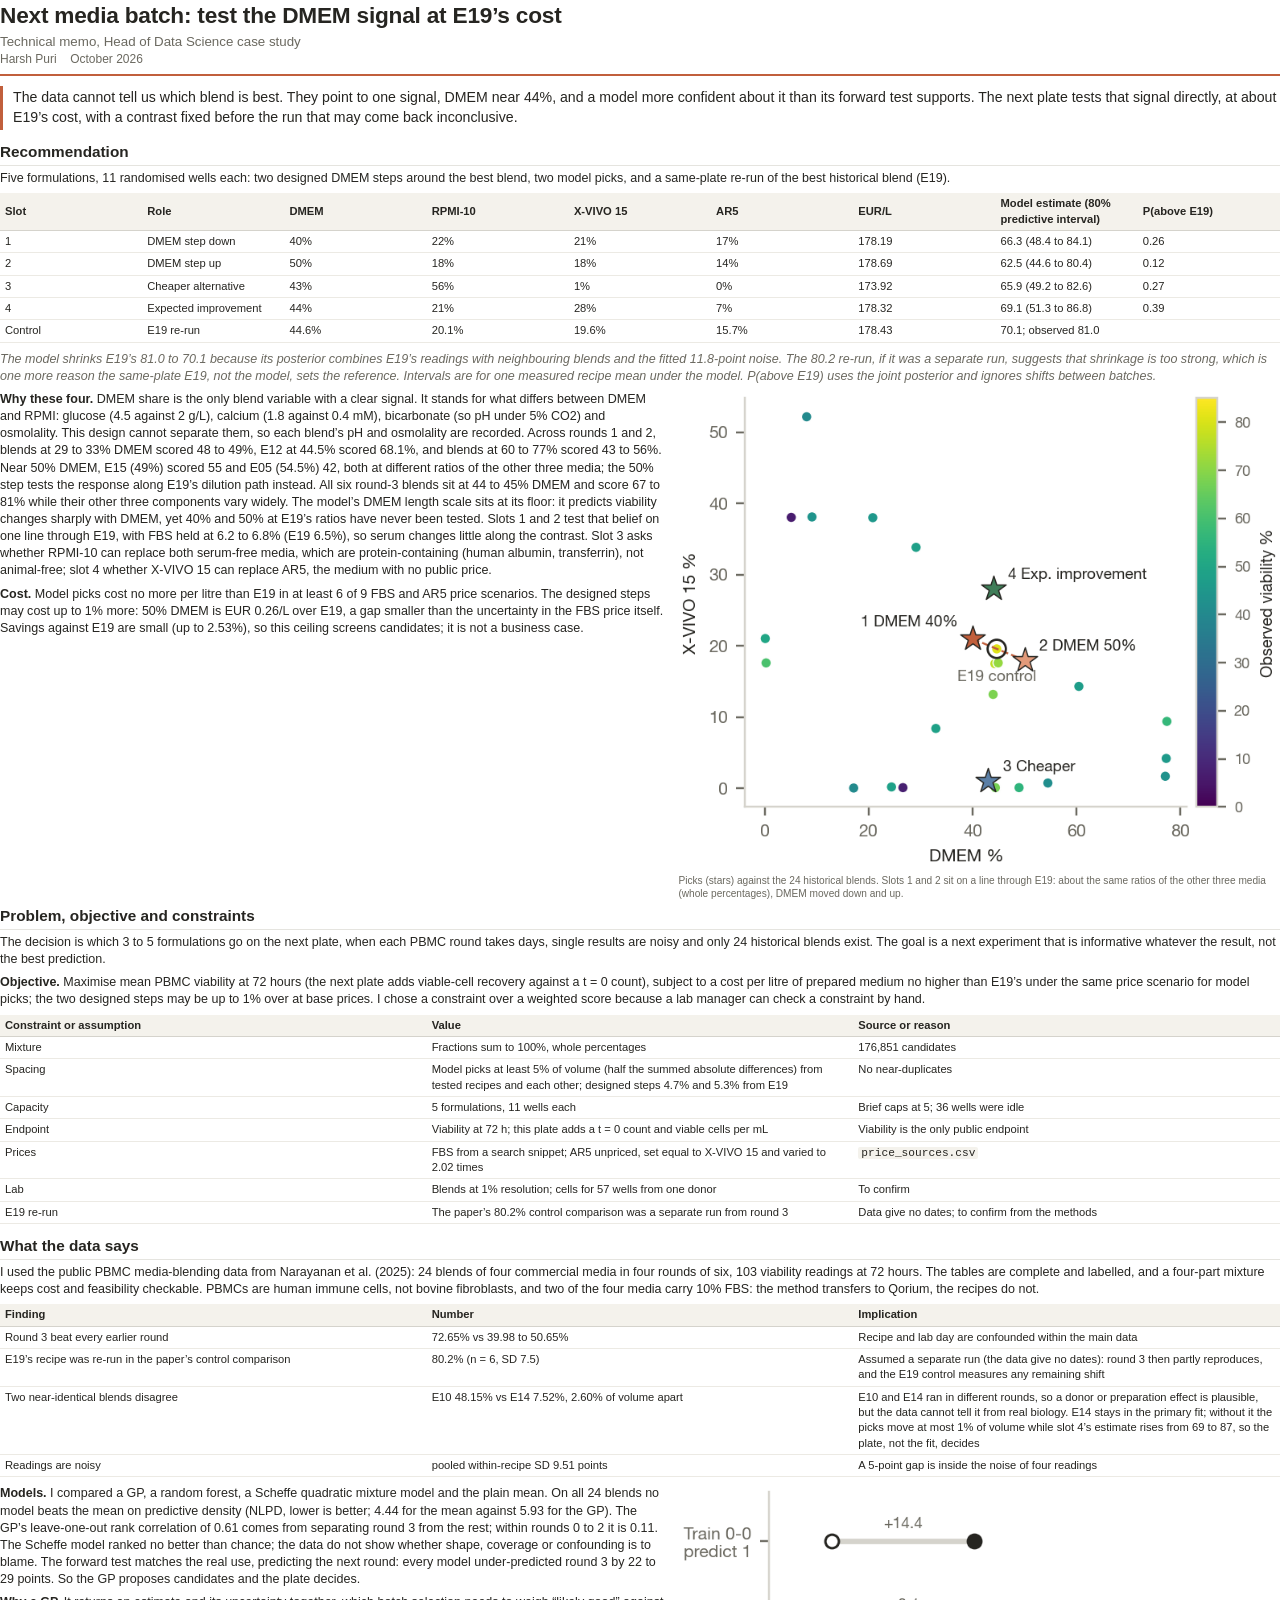
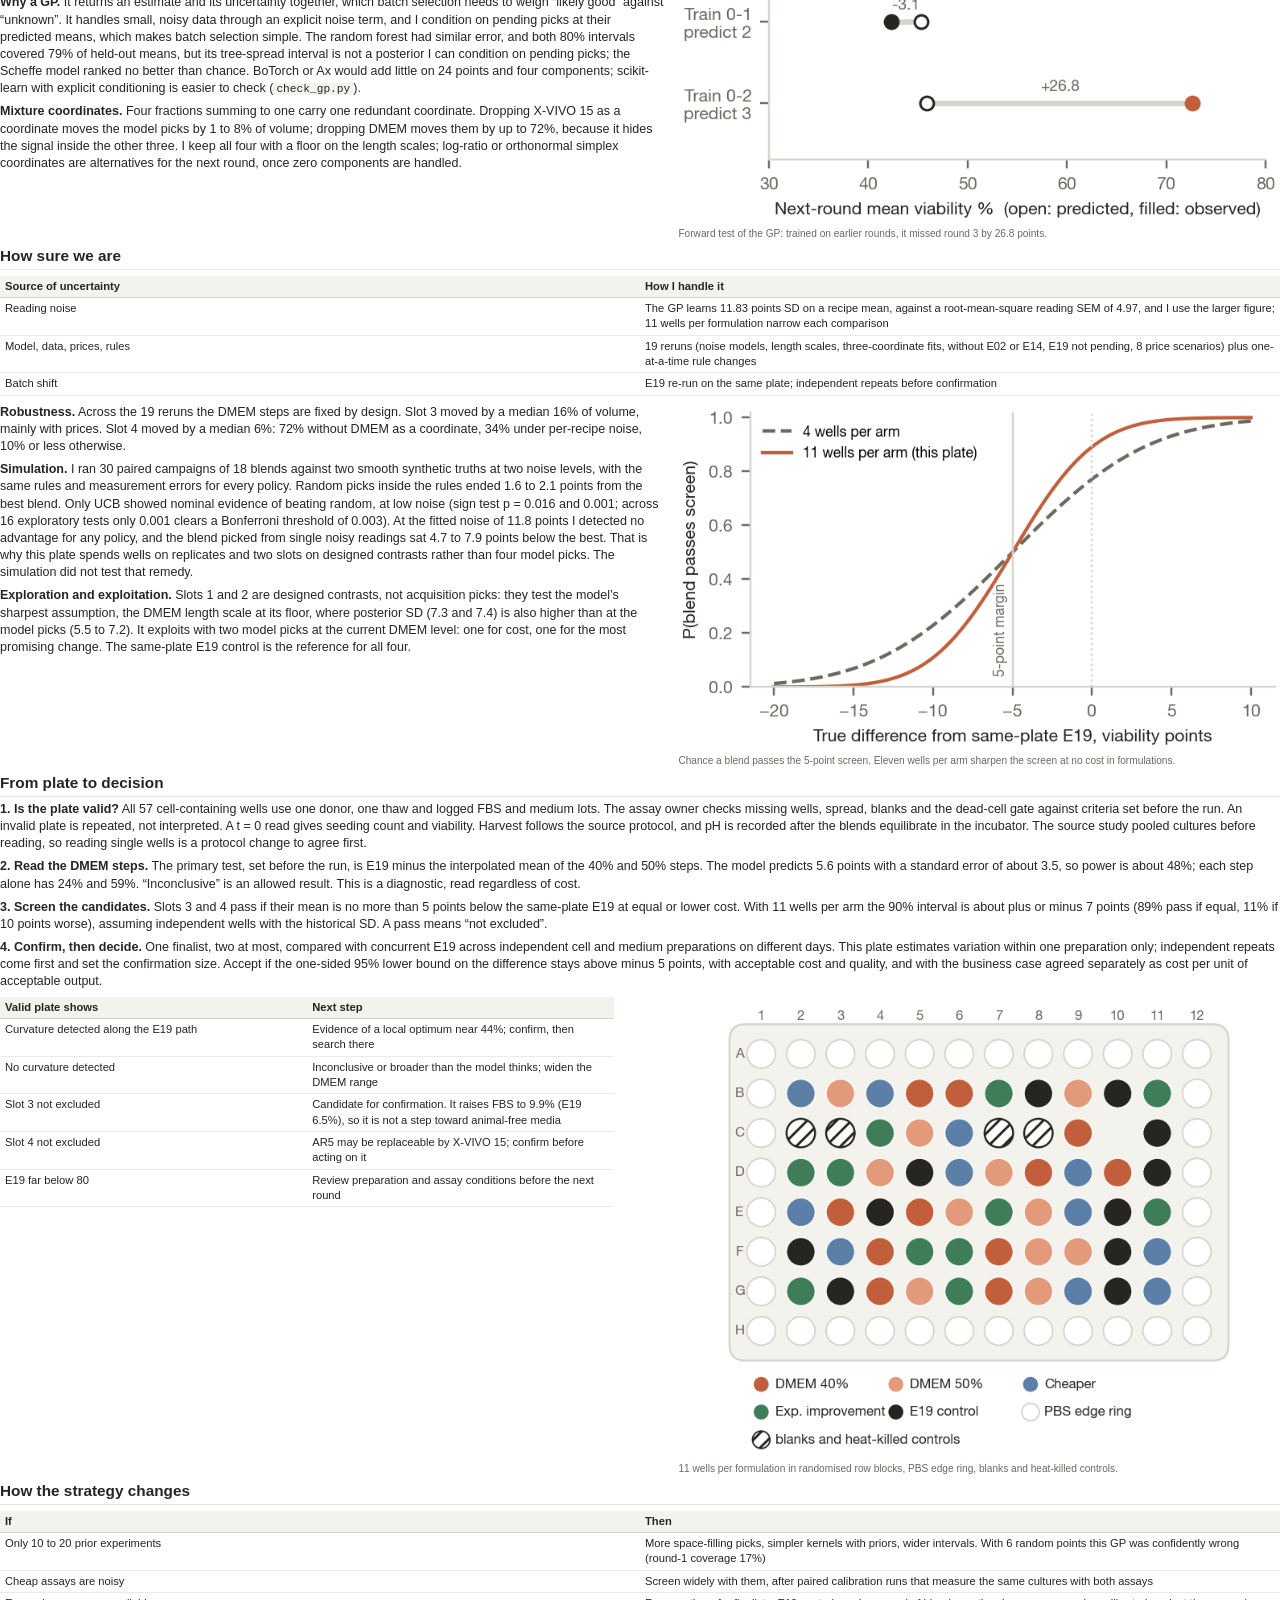
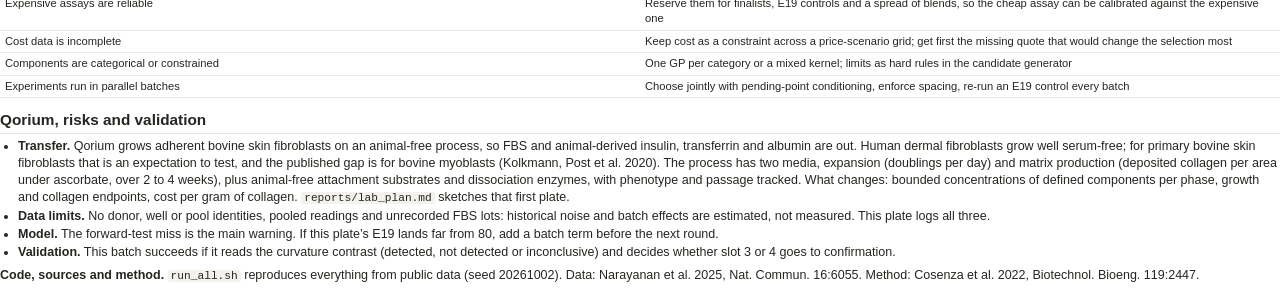
<file: reports/memo.html>
<!DOCTYPE html>
<html xmlns="http://www.w3.org/1999/xhtml" lang xml:lang>
<head>
  <meta charset="utf-8" />
  <meta name="generator" content="pandoc" />
  <meta name="viewport" content="width=device-width, initial-scale=1.0, user-scalable=yes" />
  <meta name="author" content="Harsh Puri" />
  <title>Next media batch: test the DMEM signal at E19’s cost</title>
  <style>

code{white-space: pre-wrap;}
span.smallcaps{font-variant: small-caps;}
div.columns{display: flex; gap: min(4vw, 1.5em);}
div.column{flex: auto; overflow-x: auto;}
div.hanging-indent{margin-left: 1.5em; text-indent: -1.5em;}

ul.task-list[class]{list-style: none;}
ul.task-list li input[type="checkbox"] {
font-size: inherit;
width: 0.8em;
margin: 0 0.8em 0.2em -1.6em;
vertical-align: middle;
}
.display.math{display: block; text-align: center; margin: 0.5rem auto;}
</style>
  <style type="text/css">@page { size: A4; margin: 12mm 13mm 12mm 13mm; }
body { font-family: "Inter", "Helvetica Neue", Arial, sans-serif; font-size: 9.4pt; line-height: 1.37; color: #262521; max-width: none; margin: 0; padding: 0; }
header#title-block-header { border-bottom: 2px solid #C15F3C; padding-bottom: 6px; margin-bottom: 10px; }
h1.title { font-size: 17pt; margin: 0 0 2px; letter-spacing: -0.01em; }
p.subtitle { font-size: 10pt; margin: 0; color: #6B6960; }
p.author, p.date { display: inline; font-size: 9pt; color: #6B6960; margin: 0 10px 0 0; }
h2 { font-size: 11.5pt; margin: 12px 0 4px; color: #262521; border-bottom: 1px solid #E5E4DF; padding-bottom: 2px; break-after: avoid; }
p { margin: 4px 0 6px; }
ol, ul { margin: 4px 0 6px; padding-left: 18px; }
li { margin: 1px 0; }
table { border-collapse: collapse; width: 100%; margin: 6px 0 8px; font-size: 8.4pt; }
tr { break-inside: avoid; }
th { text-align: left; background: #F4F2EC; font-weight: 600; padding: 3px 5px; border-bottom: 1px solid #D5D3CC; }
td { padding: 3px 5px; border-bottom: 1px solid #ECEAE4; vertical-align: top; }
code { font-family: "Geist Mono", Menlo, monospace; font-size: 8.4pt; background: #F4F2EC; padding: 0 3px; border-radius: 2px; }
strong { font-weight: 600; }
em { color: #6B6960; }
figure.float { float: right; width: 47%; margin: 2px 0 6px 14px; break-inside: avoid; }
figure.float img { display: block; width: 100%; }
figcaption { font-size: 7.6pt; line-height: 1.3; color: #6B6960; margin-top: 3px; }
h2 { clear: both; }
ol { break-inside: avoid; }
p.thesis { font-size: 10.6pt; line-height: 1.4; color: #262521; border-left: 3px solid #C15F3C; padding: 2px 0 2px 10px; margin: 8px 0 10px; }
figure.float + table { width: 48%; }
</style>
</head>
<body>
<header id="title-block-header">
<h1 class="title">Next media batch: test the DMEM signal at E19’s
cost</h1>
<p class="subtitle">Technical memo, Head of Data Science case study</p>
<p class="author">Harsh Puri</p>
<p class="date">October 2026</p>
</header>
<p class="thesis">
The data cannot tell us which blend is best. They point to one signal,
DMEM near 44%, and a model more confident about it than its forward test
supports. The next plate tests that signal directly, at about E19’s
cost, with a contrast fixed before the run that may come back
inconclusive.
</p>
<h2 id="recommendation">Recommendation</h2>
<p>Five formulations, 11 randomised wells each: two designed DMEM steps
around the best blend, two model picks, and a same-plate re-run of the
best historical blend (E19).</p>
<table style="width:100%;">
<colgroup>
<col style="width: 11%" />
<col style="width: 11%" />
<col style="width: 11%" />
<col style="width: 11%" />
<col style="width: 11%" />
<col style="width: 11%" />
<col style="width: 11%" />
<col style="width: 11%" />
<col style="width: 11%" />
</colgroup>
<thead>
<tr>
<th>Slot</th>
<th>Role</th>
<th>DMEM</th>
<th>RPMI-10</th>
<th>X-VIVO 15</th>
<th>AR5</th>
<th>EUR/L</th>
<th>Model estimate (80% predictive interval)</th>
<th>P(above E19)</th>
</tr>
</thead>
<tbody>
<tr>
<td>1</td>
<td>DMEM step down</td>
<td>40%</td>
<td>22%</td>
<td>21%</td>
<td>17%</td>
<td>178.19</td>
<td>66.3 (48.4 to 84.1)</td>
<td>0.26</td>
</tr>
<tr>
<td>2</td>
<td>DMEM step up</td>
<td>50%</td>
<td>18%</td>
<td>18%</td>
<td>14%</td>
<td>178.69</td>
<td>62.5 (44.6 to 80.4)</td>
<td>0.12</td>
</tr>
<tr>
<td>3</td>
<td>Cheaper alternative</td>
<td>43%</td>
<td>56%</td>
<td>1%</td>
<td>0%</td>
<td>173.92</td>
<td>65.9 (49.2 to 82.6)</td>
<td>0.27</td>
</tr>
<tr>
<td>4</td>
<td>Expected improvement</td>
<td>44%</td>
<td>21%</td>
<td>28%</td>
<td>7%</td>
<td>178.32</td>
<td>69.1 (51.3 to 86.8)</td>
<td>0.39</td>
</tr>
<tr>
<td>Control</td>
<td>E19 re-run</td>
<td>44.6%</td>
<td>20.1%</td>
<td>19.6%</td>
<td>15.7%</td>
<td>178.43</td>
<td>70.1; observed 81.0</td>
<td></td>
</tr>
</tbody>
</table>
<p><em>The model shrinks E19’s 81.0 to 70.1 because its posterior
combines E19’s readings with neighbouring blends and the fitted
11.8-point noise. The 80.2 re-run, if it was a separate run, suggests
that shrinkage is too strong, which is one more reason the same-plate
E19, not the model, sets the reference. Intervals are for one measured
recipe mean under the model. P(above E19) uses the joint posterior and
ignores shifts between batches.</em></p>
<figure class="float">
<img role="img" aria-label="Batch map" src="[data-uri]" alt="Batch map">
<figcaption>
Picks (stars) against the 24 historical blends. Slots 1 and 2 sit on a
line through E19: about the same ratios of the other three media (whole
percentages), DMEM moved down and up.
</figcaption>
</figure>
<p><strong>Why these four.</strong> DMEM share is the only blend
variable with a clear signal. It stands for what differs between DMEM
and RPMI: glucose (4.5 against 2 g/L), calcium (1.8 against 0.4 mM),
bicarbonate (so pH under 5% CO2) and osmolality. This design cannot
separate them, so each blend’s pH and osmolality are recorded. Across
rounds 1 and 2, blends at 29 to 33% DMEM scored 48 to 49%, E12 at 44.5%
scored 68.1%, and blends at 60 to 77% scored 43 to 56%. Near 50% DMEM,
E15 (49%) scored 55 and E05 (54.5%) 42, both at different ratios of the
other three media; the 50% step tests the response along E19’s dilution
path instead. All six round-3 blends sit at 44 to 45% DMEM and score 67
to 81% while their other three components vary widely. The model’s DMEM
length scale sits at its floor: it predicts viability changes sharply
with DMEM, yet 40% and 50% at E19’s ratios have never been tested. Slots
1 and 2 test that belief on one line through E19, with FBS held at 6.2
to 6.8% (E19 6.5%), so serum changes little along the contrast. Slot 3
asks whether RPMI-10 can replace both serum-free media, which are
protein-containing (human albumin, transferrin), not animal-free; slot 4
whether X-VIVO 15 can replace AR5, the medium with no public price.</p>
<p><strong>Cost.</strong> Model picks cost no more per litre than E19 in
at least 6 of 9 FBS and AR5 price scenarios. The designed steps may cost
up to 1% more: 50% DMEM is EUR 0.26/L over E19, a gap smaller than the
uncertainty in the FBS price itself. Savings against E19 are small (up
to 2.53%), so this ceiling screens candidates; it is not a business
case.</p>
<h2 id="problem-objective-and-constraints">Problem, objective and
constraints</h2>
<p>The decision is which 3 to 5 formulations go on the next plate, when
each PBMC round takes days, single results are noisy and only 24
historical blends exist. The goal is a next experiment that is
informative whatever the result, not the best prediction.</p>
<p><strong>Objective.</strong> Maximise mean PBMC viability at 72 hours
(the next plate adds viable-cell recovery against a t = 0 count),
subject to a cost per litre of prepared medium no higher than E19’s
under the same price scenario for model picks; the two designed steps
may be up to 1% over at base prices. I chose a constraint over a
weighted score because a lab manager can check a constraint by hand.</p>
<table>
<colgroup>
<col style="width: 33%" />
<col style="width: 33%" />
<col style="width: 33%" />
</colgroup>
<thead>
<tr>
<th>Constraint or assumption</th>
<th>Value</th>
<th>Source or reason</th>
</tr>
</thead>
<tbody>
<tr>
<td>Mixture</td>
<td>Fractions sum to 100%, whole percentages</td>
<td>176,851 candidates</td>
</tr>
<tr>
<td>Spacing</td>
<td>Model picks at least 5% of volume (half the summed absolute
differences) from tested recipes and each other; designed steps 4.7% and
5.3% from E19</td>
<td>No near-duplicates</td>
</tr>
<tr>
<td>Capacity</td>
<td>5 formulations, 11 wells each</td>
<td>Brief caps at 5; 36 wells were idle</td>
</tr>
<tr>
<td>Endpoint</td>
<td>Viability at 72 h; this plate adds a t = 0 count and viable cells
per mL</td>
<td>Viability is the only public endpoint</td>
</tr>
<tr>
<td>Prices</td>
<td>FBS from a search snippet; AR5 unpriced, set equal to X-VIVO 15 and
varied to 2.02 times</td>
<td><code>price_sources.csv</code></td>
</tr>
<tr>
<td>Lab</td>
<td>Blends at 1% resolution; cells for 57 wells from one donor</td>
<td>To confirm</td>
</tr>
<tr>
<td>E19 re-run</td>
<td>The paper’s 80.2% control comparison was a separate run from round
3</td>
<td>Data give no dates; to confirm from the methods</td>
</tr>
</tbody>
</table>
<h2 id="what-the-data-says">What the data says</h2>
<p>I used the public PBMC media-blending data from Narayanan et
al. (2025): 24 blends of four commercial media in four rounds of six,
103 viability readings at 72 hours. The tables are complete and
labelled, and a four-part mixture keeps cost and feasibility checkable.
PBMCs are human immune cells, not bovine fibroblasts, and two of the
four media carry 10% FBS: the method transfers to Qorium, the recipes do
not.</p>
<table>
<colgroup>
<col style="width: 33%" />
<col style="width: 33%" />
<col style="width: 33%" />
</colgroup>
<thead>
<tr>
<th>Finding</th>
<th>Number</th>
<th>Implication</th>
</tr>
</thead>
<tbody>
<tr>
<td>Round 3 beat every earlier round</td>
<td>72.65% vs 39.98 to 50.65%</td>
<td>Recipe and lab day are confounded within the main data</td>
</tr>
<tr>
<td>E19’s recipe was re-run in the paper’s control comparison</td>
<td>80.2% (n = 6, SD 7.5)</td>
<td>Assumed a separate run (the data give no dates): round 3 then partly
reproduces, and the E19 control measures any remaining shift</td>
</tr>
<tr>
<td>Two near-identical blends disagree</td>
<td>E10 48.15% vs E14 7.52%, 2.60% of volume apart</td>
<td>E10 and E14 ran in different rounds, so a donor or preparation
effect is plausible, but the data cannot tell it from real biology. E14
stays in the primary fit; without it the picks move at most 1% of volume
while slot 4’s estimate rises from 69 to 87, so the plate, not the fit,
decides</td>
</tr>
<tr>
<td>Readings are noisy</td>
<td>pooled within-recipe SD 9.51 points</td>
<td>A 5-point gap is inside the noise of four readings</td>
</tr>
</tbody>
</table>
<figure class="float">
<img role="img" aria-label="Forward-round test" src="[data-uri]" alt="Forward-round test">
<figcaption>
Forward test of the GP: trained on earlier rounds, it missed round 3 by
26.8 points.
</figcaption>
</figure>
<p><strong>Models.</strong> I compared a GP, a random forest, a Scheffe
quadratic mixture model and the plain mean. On all 24 blends no model
beats the mean on predictive density (NLPD, lower is better; 4.44 for
the mean against 5.93 for the GP). The GP’s leave-one-out rank
correlation of 0.61 comes from separating round 3 from the rest; within
rounds 0 to 2 it is 0.11. The Scheffe model ranked no better than
chance; the data do not show whether shape, coverage or confounding is
to blame. The forward test matches the real use, predicting the next
round: every model under-predicted round 3 by 22 to 29 points. So the GP
proposes candidates and the plate decides.</p>
<p><strong>Why a GP.</strong> It returns an estimate and its uncertainty
together, which batch selection needs to weigh “likely good” against
“unknown”. It handles small, noisy data through an explicit noise term,
and I condition on pending picks at their predicted means, which makes
batch selection simple. The random forest had similar error, and both
80% intervals covered 79% of held-out means, but its tree-spread
interval is not a posterior I can condition on pending picks; the
Scheffe model ranked no better than chance. BoTorch or Ax would add
little on 24 points and four components; scikit-learn with explicit
conditioning is easier to check (<code>check_gp.py</code>).</p>
<p><strong>Mixture coordinates.</strong> Four fractions summing to one
carry one redundant coordinate. Dropping X-VIVO 15 as a coordinate moves
the model picks by 1 to 8% of volume; dropping DMEM moves them by up to
72%, because it hides the signal inside the other three. I keep all four
with a floor on the length scales; log-ratio or orthonormal simplex
coordinates are alternatives for the next round, once zero components
are handled.</p>
<h2 id="how-sure-we-are">How sure we are</h2>
<table>
<colgroup>
<col style="width: 50%" />
<col style="width: 50%" />
</colgroup>
<thead>
<tr>
<th>Source of uncertainty</th>
<th>How I handle it</th>
</tr>
</thead>
<tbody>
<tr>
<td>Reading noise</td>
<td>The GP learns 11.83 points SD on a recipe mean, against a
root-mean-square reading SEM of 4.97, and I use the larger figure; 11
wells per formulation narrow each comparison</td>
</tr>
<tr>
<td>Model, data, prices, rules</td>
<td>19 reruns (noise models, length scales, three-coordinate fits,
without E02 or E14, E19 not pending, 8 price scenarios) plus
one-at-a-time rule changes</td>
</tr>
<tr>
<td>Batch shift</td>
<td>E19 re-run on the same plate; independent repeats before
confirmation</td>
</tr>
</tbody>
</table>
<figure class="float">
<img role="img" aria-label="Screen pass probability" src="[data-uri]" alt="Screen pass probability">
<figcaption>
Chance a blend passes the 5-point screen. Eleven wells per arm sharpen
the screen at no cost in formulations.
</figcaption>
</figure>
<p><strong>Robustness.</strong> Across the 19 reruns the DMEM steps are
fixed by design. Slot 3 moved by a median 16% of volume, mainly with
prices. Slot 4 moved by a median 6%: 72% without DMEM as a coordinate,
34% under per-recipe noise, 10% or less otherwise.</p>
<p><strong>Simulation.</strong> I ran 30 paired campaigns of 18 blends
against two smooth synthetic truths at two noise levels, with the same
rules and measurement errors for every policy. Random picks inside the
rules ended 1.6 to 2.1 points from the best blend. Only UCB showed
nominal evidence of beating random, at low noise (sign test p = 0.016
and 0.001; across 16 exploratory tests only 0.001 clears a Bonferroni
threshold of 0.003). At the fitted noise of 11.8 points I detected no
advantage for any policy, and the blend picked from single noisy
readings sat 4.7 to 7.9 points below the best. That is why this plate
spends wells on replicates and two slots on designed contrasts rather
than four model picks. The simulation did not test that remedy.</p>
<p><strong>Exploration and exploitation.</strong> Slots 1 and 2 are
designed contrasts, not acquisition picks: they test the model’s
sharpest assumption, the DMEM length scale at its floor, where posterior
SD (7.3 and 7.4) is also higher than at the model picks (5.5 to 7.2). It
exploits with two model picks at the current DMEM level: one for cost,
one for the most promising change. The same-plate E19 control is the
reference for all four.</p>
<h2 id="from-plate-to-decision">From plate to decision</h2>
<p><strong>1. Is the plate valid?</strong> All 57 cell-containing wells
use one donor, one thaw and logged FBS and medium lots. The assay owner
checks missing wells, spread, blanks and the dead-cell gate against
criteria set before the run. An invalid plate is repeated, not
interpreted. A t = 0 read gives seeding count and viability. Harvest
follows the source protocol, and pH is recorded after the blends
equilibrate in the incubator. The source study pooled cultures before
reading, so reading single wells is a protocol change to agree
first.</p>
<p><strong>2. Read the DMEM steps.</strong> The primary test, set before
the run, is E19 minus the interpolated mean of the 40% and 50% steps.
The model predicts 5.6 points with a standard error of about 3.5, so
power is about 48%; each step alone has 24% and 59%. “Inconclusive” is
an allowed result. This is a diagnostic, read regardless of cost.</p>
<p><strong>3. Screen the candidates.</strong> Slots 3 and 4 pass if
their mean is no more than 5 points below the same-plate E19 at equal or
lower cost. With 11 wells per arm the 90% interval is about plus or
minus 7 points (89% pass if equal, 11% if 10 points worse), assuming
independent wells with the historical SD. A pass means “not
excluded”.</p>
<p><strong>4. Confirm, then decide.</strong> One finalist, two at most,
compared with concurrent E19 across independent cell and medium
preparations on different days. This plate estimates variation within
one preparation only; independent repeats come first and set the
confirmation size. Accept if the one-sided 95% lower bound on the
difference stays above minus 5 points, with acceptable cost and quality,
and with the business case agreed separately as cost per unit of
acceptable output.</p>
<figure class="float">
<img role="img" aria-label="Plate map" src="[data-uri]" alt="Plate map">
<figcaption>
11 wells per formulation in randomised row blocks, PBS edge ring, blanks
and heat-killed controls.
</figcaption>
</figure>
<table>
<colgroup>
<col style="width: 50%" />
<col style="width: 50%" />
</colgroup>
<thead>
<tr>
<th>Valid plate shows</th>
<th>Next step</th>
</tr>
</thead>
<tbody>
<tr>
<td>Curvature detected along the E19 path</td>
<td>Evidence of a local optimum near 44%; confirm, then search
there</td>
</tr>
<tr>
<td>No curvature detected</td>
<td>Inconclusive or broader than the model thinks; widen the DMEM
range</td>
</tr>
<tr>
<td>Slot 3 not excluded</td>
<td>Candidate for confirmation. It raises FBS to 9.9% (E19 6.5%), so it
is not a step toward animal-free media</td>
</tr>
<tr>
<td>Slot 4 not excluded</td>
<td>AR5 may be replaceable by X-VIVO 15; confirm before acting on
it</td>
</tr>
<tr>
<td>E19 far below 80</td>
<td>Review preparation and assay conditions before the next round</td>
</tr>
</tbody>
</table>
<h2 id="how-the-strategy-changes">How the strategy changes</h2>
<table>
<colgroup>
<col style="width: 50%" />
<col style="width: 50%" />
</colgroup>
<thead>
<tr>
<th>If</th>
<th>Then</th>
</tr>
</thead>
<tbody>
<tr>
<td>Only 10 to 20 prior experiments</td>
<td>More space-filling picks, simpler kernels with priors, wider
intervals. With 6 random points this GP was confidently wrong (round-1
coverage 17%)</td>
</tr>
<tr>
<td>Cheap assays are noisy</td>
<td>Screen widely with them, after paired calibration runs that measure
the same cultures with both assays</td>
</tr>
<tr>
<td>Expensive assays are reliable</td>
<td>Reserve them for finalists, E19 controls and a spread of blends, so
the cheap assay can be calibrated against the expensive one</td>
</tr>
<tr>
<td>Cost data is incomplete</td>
<td>Keep cost as a constraint across a price-scenario grid; get first
the missing quote that would change the selection most</td>
</tr>
<tr>
<td>Components are categorical or constrained</td>
<td>One GP per category or a mixed kernel; limits as hard rules in the
candidate generator</td>
</tr>
<tr>
<td>Experiments run in parallel batches</td>
<td>Choose jointly with pending-point conditioning, enforce spacing,
re-run an E19 control every batch</td>
</tr>
</tbody>
</table>
<h2 id="qorium-risks-and-validation">Qorium, risks and validation</h2>
<ul>
<li><strong>Transfer.</strong> Qorium grows adherent bovine skin
fibroblasts on an animal-free process, so FBS and animal-derived
insulin, transferrin and albumin are out. Human dermal fibroblasts grow
well serum-free; for primary bovine skin fibroblasts that is an
expectation to test, and the published gap is for bovine myoblasts
(Kolkmann, Post et al. 2020). The process has two media, expansion
(doublings per day) and matrix production (deposited collagen per area
under ascorbate, over 2 to 4 weeks), plus animal-free attachment
substrates and dissociation enzymes, with phenotype and passage tracked.
What changes: bounded concentrations of defined components per phase,
growth and collagen endpoints, cost per gram of collagen.
<code>reports/lab_plan.md</code> sketches that first plate.</li>
<li><strong>Data limits.</strong> No donor, well or pool identities,
pooled readings and unrecorded FBS lots: historical noise and batch
effects are estimated, not measured. This plate logs all three.</li>
<li><strong>Model.</strong> The forward-test miss is the main warning.
If this plate’s E19 lands far from 80, add a batch term before the next
round.</li>
<li><strong>Validation.</strong> This batch succeeds if it reads the
curvature contrast (detected, not detected or inconclusive) and decides
whether slot 3 or 4 goes to confirmation.</li>
</ul>
<p><strong>Code, sources and method.</strong> <code>run_all.sh</code>
reproduces everything from public data (seed 20261002). Data: Narayanan
et al. 2025, Nat. Commun. 16:6055. Method: Cosenza et al. 2022,
Biotechnol. Bioeng. 119:2447.</p>
</body>
</html>
</file>
